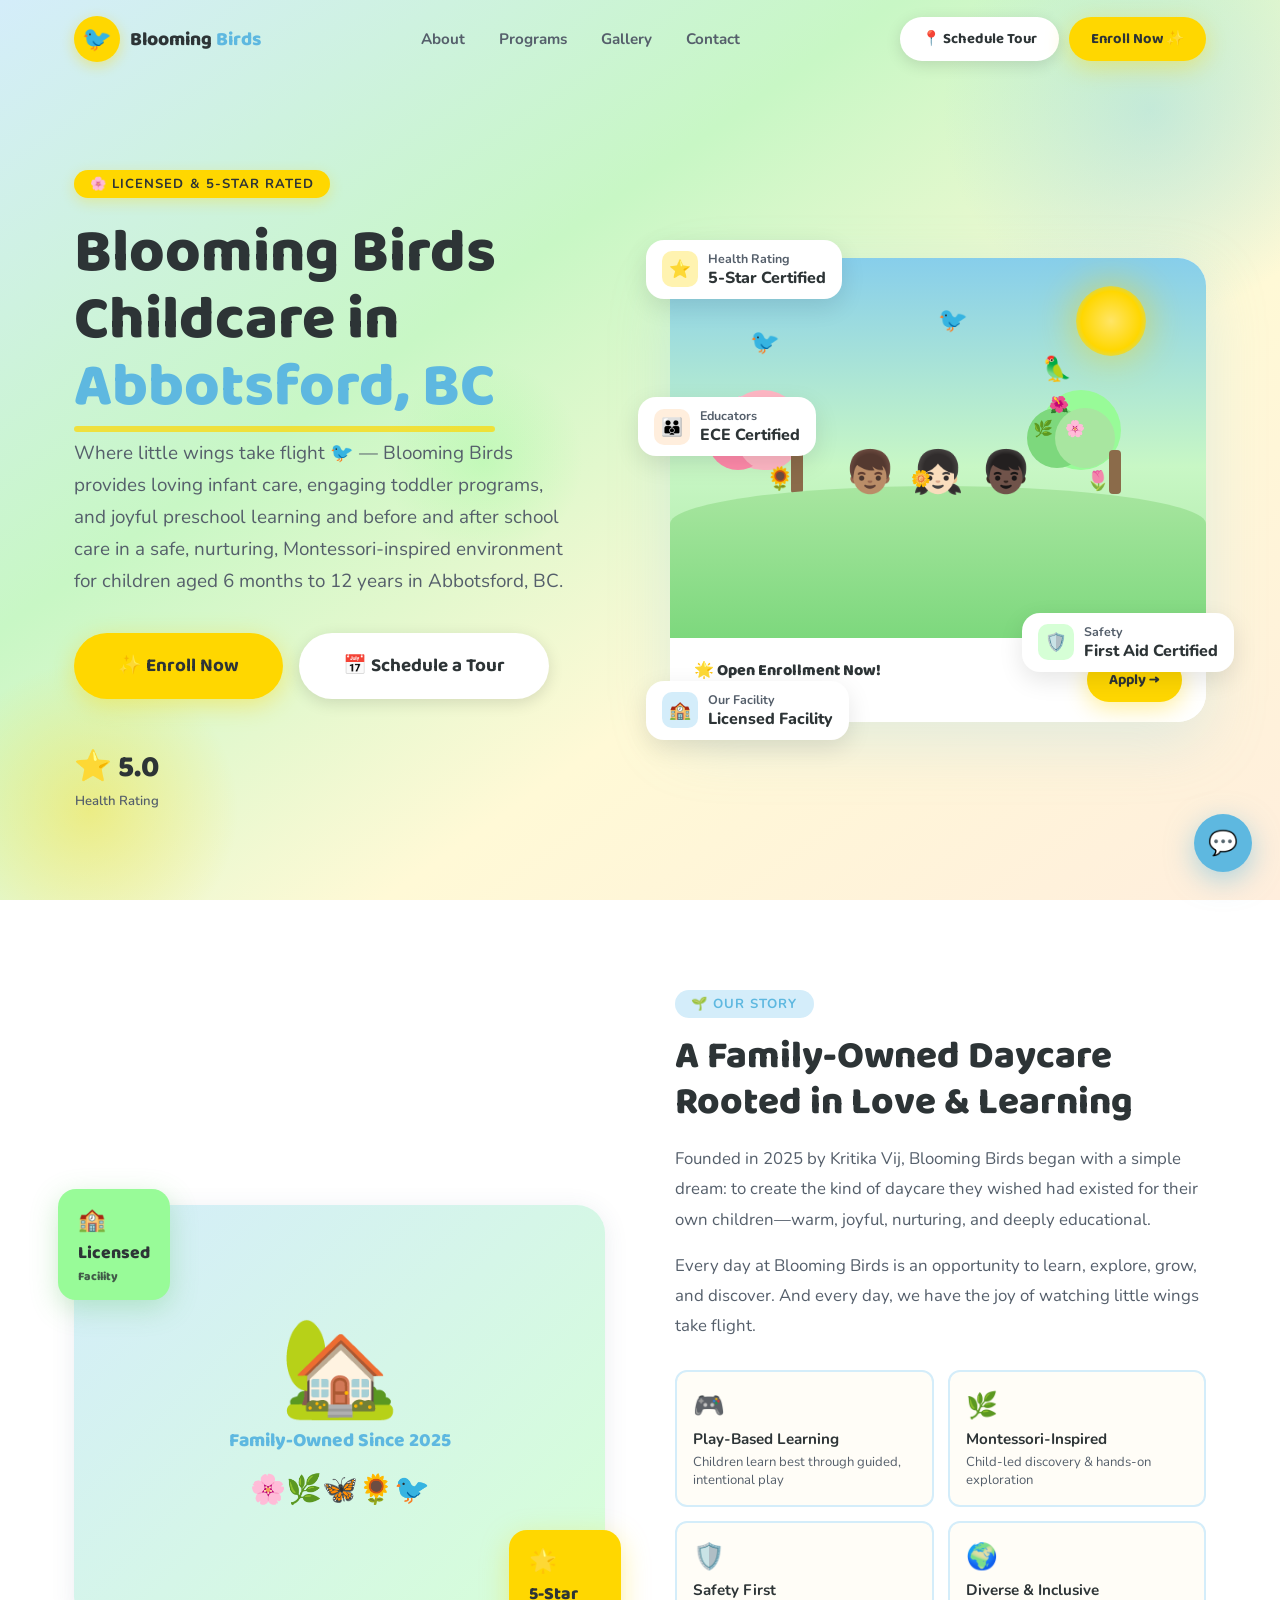
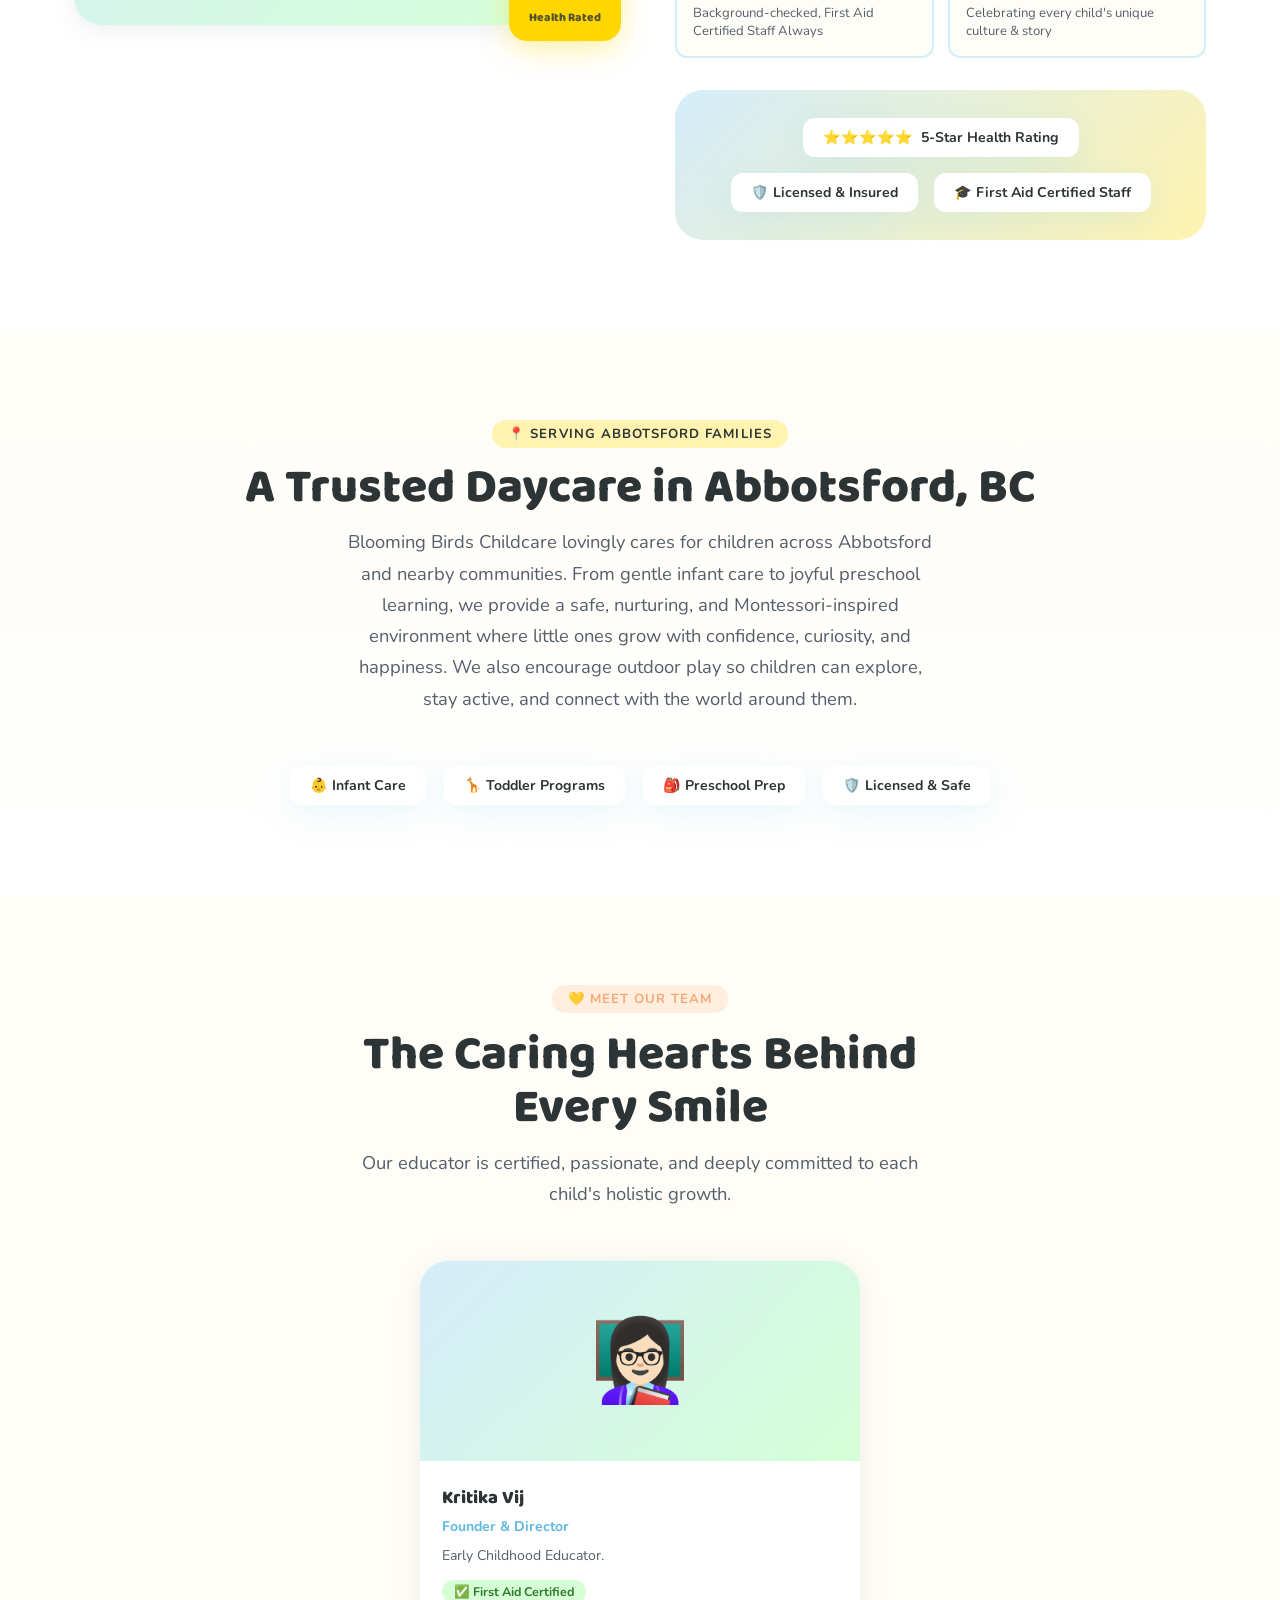
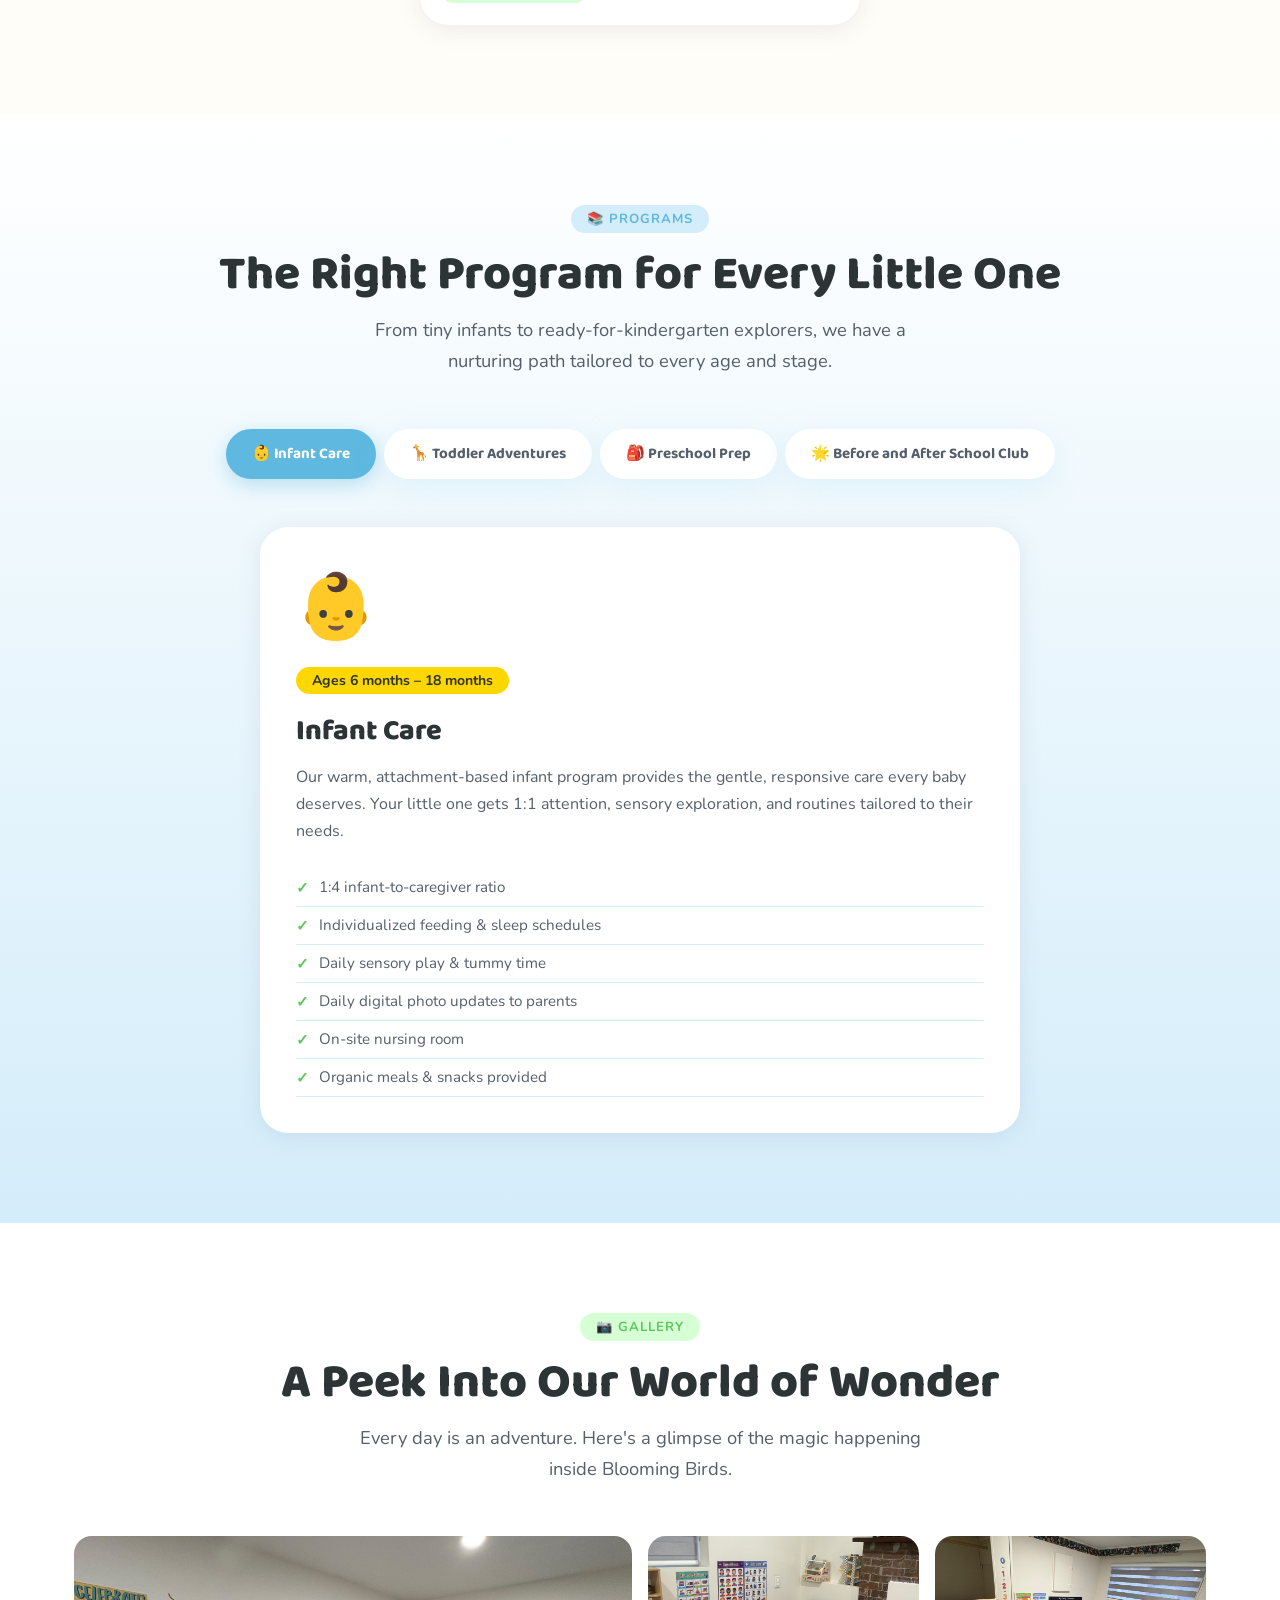
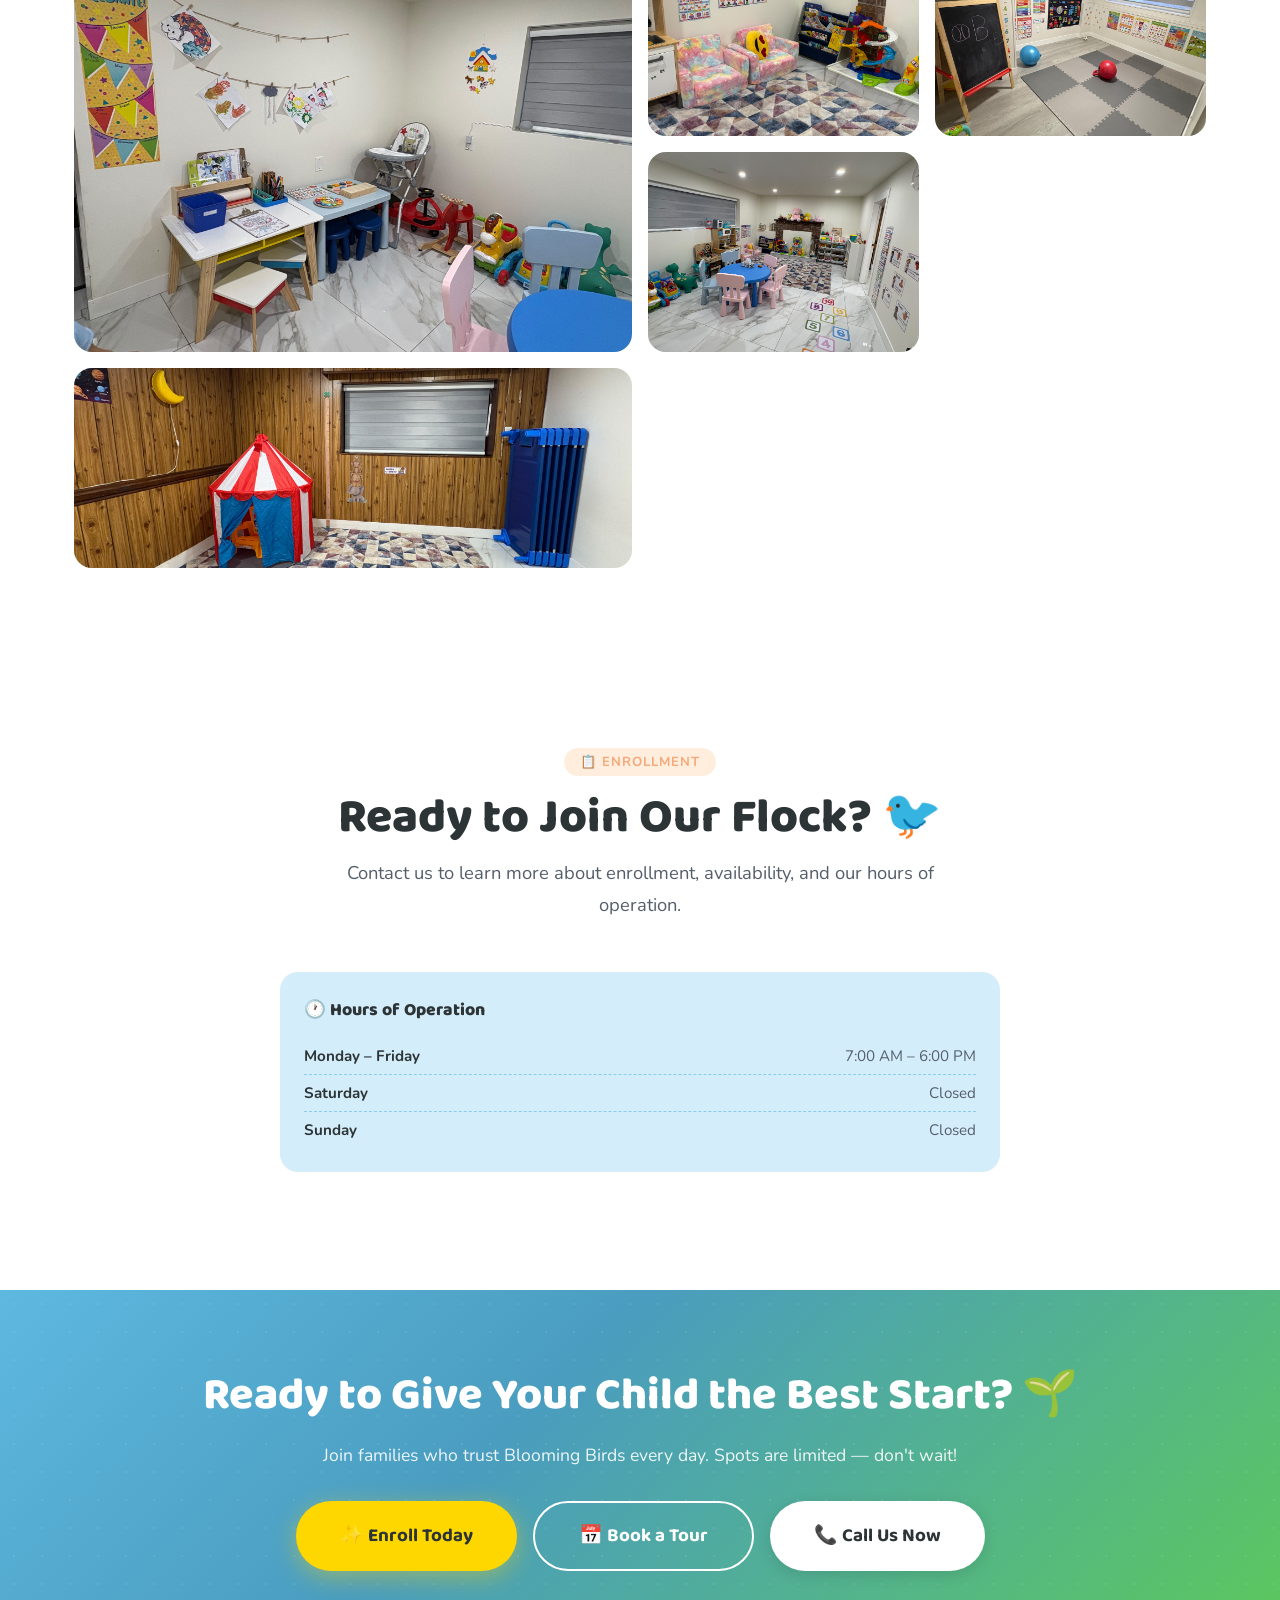
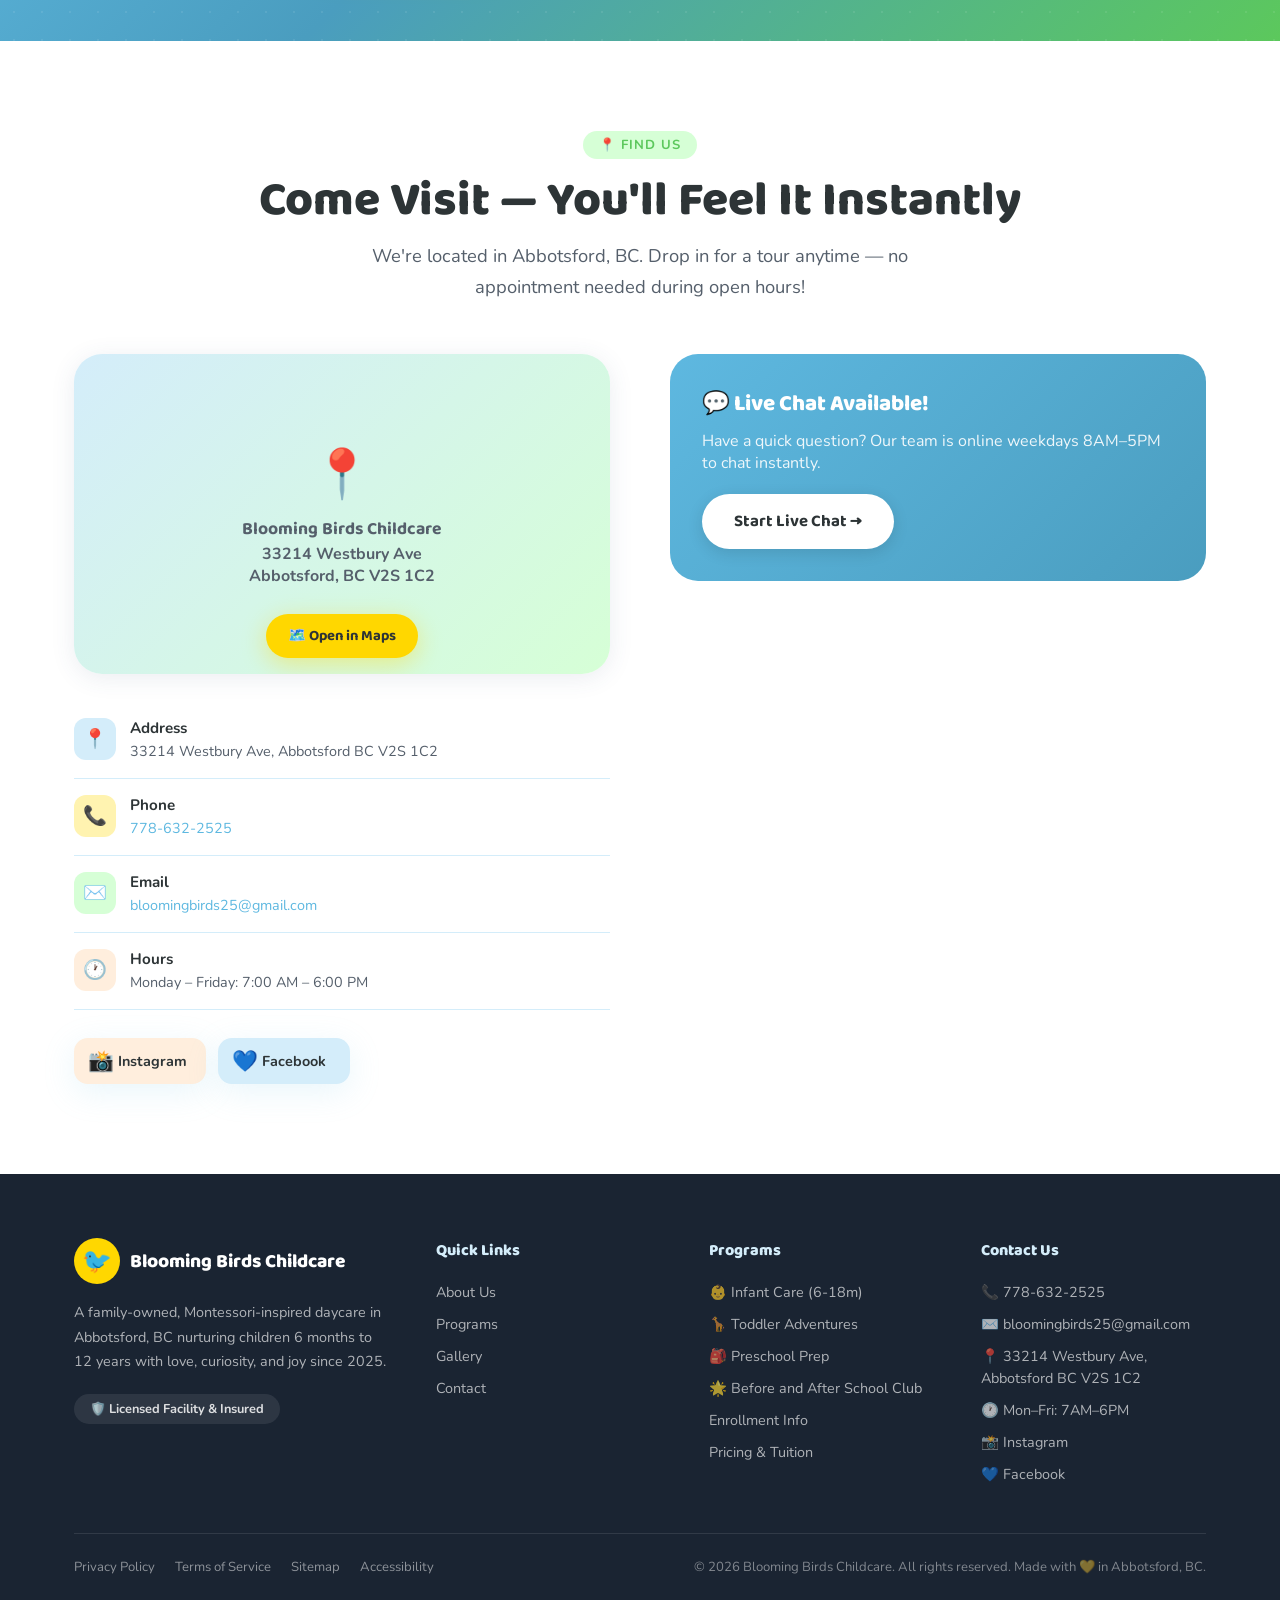
<file: index.html>
<!DOCTYPE html>
<html lang="en">

<head>
  <meta charset="UTF-8">
  <meta name="viewport" content="width=device-width, initial-scale=1.0">

  <!-- PRIMARY SEO -->
  <title>Blooming Birds Childcare | Best Daycare & Preschool in Abbotsford BC</title>

  <meta name="description"
    content="Blooming Birds Childcare in Abbotsford BC offers loving infant care, toddler programs, and preschool education in a safe, nurturing environment. Enroll today at one of the best daycares in Abbotsford.">

  <meta name="keywords"
    content="Daycare in Abbotsford, Preschool Abbotsford, Infant care Abbotsford BC, Childcare Abbotsford, Best daycare Abbotsford, Toddler daycare Abbotsford">

  <link rel="canonical" href="https://bloomingbirds.netlify.app/">

  <!-- OPEN GRAPH (Social + WhatsApp Preview) -->
  <meta property="og:title" content="Blooming Birds Childcare | Abbotsford BC">
  <meta property="og:description"
    content="Premium daycare, preschool, and before and after school care in Abbotsford BC for children aged 6 months to 12 years.">
  <meta property="og:type" content="website">
  <meta property="og:locale" content="en_CA">
  <meta property="og:url" content="https://bloomingbirds.netlify.app/">
  <meta property="og:image" content="https://bloomingbirds.netlify.app/og-image.jpg">

  <!-- PERFORMANCE BOOST -->
  <link rel="preconnect" href="https://fonts.googleapis.com">
  <link rel="preconnect" href="https://fonts.gstatic.com" crossorigin="anonymous">

  <!-- LOCAL BUSINESS SCHEMA (STRONG LOCAL SEO SIGNAL) -->
  <script type="application/ld+json">
  {
    "@context": "https://schema.org",
    "@type": "ChildCare",
    "name": "Blooming Birds Childcare",
    "url": "https://bloomingbirds.netlify.app",
    "description": "Blooming Birds Childcare in Abbotsford BC provides loving care, toddler programs, preschool education, and before and after school care in a safe, nurturing, Montessori-inspired environment for children aged 6 months to 12 years.",
    "areaServed": {
      "@type": "Place",
      "name": "Abbotsford, British Columbia, Canada"
    },
    "address": {
      "@type": "PostalAddress",
      "streetAddress": "33214 Westbury Ave",
      "addressLocality": "Abbotsford",
      "addressRegion": "BC",
      "postalCode": "V2S 1C2",
      "addressCountry": "CA"
    },
    "telephone": "+1-778-632-2525",
    "email": "bloomingbirds25@gmail.com",
    "sameAs": []
  }
  </script>

  <!-- FONTS + CSS -->
  <link
    href="https://fonts.googleapis.com/css2?family=Baloo+2:wght@400;500;600;700;800&family=Nunito:wght@300;400;600;700;800&display=swap"
    rel="stylesheet">
  <link rel="stylesheet" href="style.css">
</head>

<body>

  <!-- ===== NAV ===== -->
  <nav class="nav" id="mainNav">
    <div class="nav-inner">
      <a href="#" class="nav-logo">
        <div class="nav-logo-icon">🐦</div>
        <div class="nav-logo-text">Blooming <span>Birds</span></div>
      </a>
      <div class="nav-links">
        <a href="#about" class="nav-link">About</a>
        <a href="#programs" class="nav-link">Programs</a>
        <a href="#gallery" class="nav-link">Gallery</a>
        <a href="#contact" class="nav-link">Contact</a>
      </div>
      <div class="nav-cta">
        <a href="#contact" class="btn btn-secondary btn-sm">📍 Schedule Tour</a>
        <a href="#enrollment" class="btn btn-primary btn-sm">Enroll Now ✨</a>
      </div>
      <button type="button" class="hamburger" id="hamburger" aria-expanded="false" aria-controls="mobileMenu"
        aria-label="Open menu">
        <span></span><span></span><span></span>
      </button>
    </div>
  </nav>

  <!-- ===== MOBILE MENU ===== -->
  <div class="mobile-menu" id="mobileMenu">
    <button style="position:absolute;top:24px;right:24px;font-size:1.8rem;background:none;border:none;cursor:pointer;"
      onclick="closeMobileMenu()">✕</button>
    <a href="#about" class="nav-link" onclick="closeMobileMenu()">About</a>
    <a href="#programs" class="nav-link" onclick="closeMobileMenu()">Programs</a>
    <a href="#gallery" class="nav-link" onclick="closeMobileMenu()">Gallery</a>
    <a href="#contact" class="nav-link" onclick="closeMobileMenu()">Contact</a>
    <a href="#enrollment" class="btn btn-primary btn-lg" onclick="closeMobileMenu()">✨ Enroll Now</a>
    <a href="#contact" class="btn btn-secondary btn-lg" onclick="closeMobileMenu()">📍 Schedule a Tour</a>
  </div>

  <!-- ===== HERO ===== -->
  <section class="hero" id="home">
    <div class="hero-bg-circles">
      <div class="hero-circle hero-circle-1"></div>
      <div class="hero-circle hero-circle-2"></div>
      <div class="hero-circle hero-circle-3"></div>
    </div>
    <div class="hero-inner">
      <div class="hero-content">
        <div class="badge hero-badge">🌸 Licensed & 5-Star Rated</div>
        <!-- <h1 class="hero-title">Where Little <span class="highlight">Wings</span> Take Flight</h1> -->
        <h1 class="hero-title">Blooming Birds Childcare in <span class="highlight">Abbotsford, BC</span></h1>
        <p class="hero-tagline">
          Where little wings take flight 🐦 — Blooming Birds provides loving infant care, engaging toddler programs, and
          joyful preschool learning and before and after school care in a safe, nurturing, Montessori-inspired environment for
          children aged 6 months to 12 years in Abbotsford, BC.
        </p>
        <div class="hero-btns">
          <a href="#enrollment" class="btn btn-primary btn-lg">✨ Enroll Now</a>
          <a href="#contact" class="btn btn-secondary btn-lg">📅 Schedule a Tour</a>
        </div>
        <div class="hero-stats">
          <div class="hero-stat">
            <div class="hero-stat-num">⭐ 5.0</div>
            <div class="hero-stat-label">Health Rating</div>
          </div>
        </div>
      </div>
      <div class="hero-visual">
        <div class="hero-card-main">
          <div class="hero-scene">
            <!-- Sky & Sun -->
            <div class="scene-sun"></div>
            <!-- Flying Birds -->
            <div class="bird bird-1">🐦</div>
            <div class="bird bird-2">🦜</div>
            <div class="bird bird-3">🐦</div>
            <!-- Trees -->
            <div class="tree tree-1" style="bottom:38%;">
              <div style="position:relative;width:100px;">
                <div
                  style="width:80px;height:80px;background:#FFB7C5;border-radius:50%;position:absolute;top:-60px;left:10px;">
                </div>
                <div
                  style="width:60px;height:60px;background:#ff8aaa;border-radius:50%;position:absolute;top:-40px;left:-5px;">
                </div>
                <div
                  style="width:60px;height:60px;background:#FFB7C5;border-radius:50%;position:absolute;top:-40px;left:25px;">
                </div>
                <div style="font-size:1rem;position:absolute;top:-56px;left:18px;">🌸</div>
                <div style="font-size:1rem;position:absolute;top:-30px;left:4px;">🌸</div>
                <div style="font-size:1rem;position:absolute;top:-30px;left:34px;">🌸</div>
                <div class="tree-trunk"
                  style="margin:0 auto;width:12px;height:44px;background:#8B6B4A;border-radius:4px;position:relative;left:34px;top:0;">
                </div>
              </div>
            </div>
            <div class="tree tree-2" style="bottom:38%;right:14%;">
              <div style="position:relative;width:100px;">
                <div
                  style="width:80px;height:80px;background:#98FB98;border-radius:50%;position:absolute;top:-60px;left:10px;">
                </div>
                <div
                  style="width:60px;height:60px;background:#7dd87d;border-radius:50%;position:absolute;top:-42px;left:-4px;">
                </div>
                <div
                  style="width:60px;height:60px;background:#a8e6a0;border-radius:50%;position:absolute;top:-42px;left:24px;">
                </div>
                <div style="font-size:1rem;position:absolute;top:-56px;left:18px;">🌺</div>
                <div style="font-size:1rem;position:absolute;top:-32px;left:2px;">🌿</div>
                <div style="font-size:1rem;position:absolute;top:-32px;left:34px;">🌸</div>
                <div class="tree-trunk"
                  style="margin:0 auto;width:12px;height:44px;background:#8B6B4A;border-radius:4px;position:relative;left:34px;top:0;">
                </div>
              </div>
            </div>
            <!-- Ground -->
            <div class="scene-ground"></div>
            <!-- Kids Row -->
            <div class="kids-row" style="bottom:36%;left:50%;transform:translateX(-50%);">
              <div class="kid">
                <div style="font-size:2.6rem;">👦🏽</div>
              </div>
              <div class="kid">
                <div style="font-size:2.6rem;">👧🏻</div>
              </div>
              <div class="kid">
                <div style="font-size:2.6rem;">👦🏿</div>
              </div>
            </div>
            <!-- Flowers on ground -->
            <div class="flower" style="position:absolute;bottom:38%;left:18%;font-size:1.4rem;">🌻</div>
            <div class="flower" style="position:absolute;bottom:38%;right:18%;font-size:1.2rem;animation-delay:1s;">🌷
            </div>
            <div class="flower" style="position:absolute;bottom:39%;left:45%;font-size:1rem;animation-delay:2s;">🌼
            </div>
          </div>
          <div
            style="padding: 20px 24px; background: white; display: flex; justify-content: space-between; align-items: center;">
            <div>
              <div
                style="font-family: var(--font-display); font-weight: 800; font-size: 1rem; color: var(--text-dark);">🌟
                Open Enrollment Now!</div>
              <div style="font-size: 0.82rem; color: var(--text-mid);">Fall spots filling fast</div>
            </div>
            <a href="#enrollment" class="btn btn-primary btn-sm">Apply →</a>
          </div>
        </div>
        <!-- Floating Cards -->
        <div class="hero-float-card hero-float-card-1">
          <div class="float-icon" style="background:var(--yellow-light);">⭐</div>
          <div>
            <div style="font-size:0.78rem;color:var(--text-mid);">Health Rating</div>
            <div style="font-size:1rem;font-weight:800;">5-Star Certified</div>
          </div>
        </div>
        <div class="hero-float-card hero-float-card-2">
          <div class="float-icon" style="background:var(--mint-light);">🛡️</div>
          <div>
            <div style="font-size:0.78rem;color:var(--text-mid);">Safety</div>
            <div style="font-size:1rem;font-weight:800;">First Aid Certified</div>
          </div>
        </div>
        <div class="hero-float-card hero-float-card-3">
          <div class="float-icon" style="background:var(--peach-light);">👪</div>
          <div>
            <div style="font-size:0.78rem;color:var(--text-mid);">Educators</div>
            <div style="font-size:1rem;font-weight:800;">ECE Certified</div>
          </div>
        </div>
        <div class="hero-float-card hero-float-card-4">
          <div class="float-icon" style="background:var(--sky-light);">🏫</div>
          <div>
            <div style="font-size:0.78rem;color:var(--text-mid);">Our Facility</div>
            <div style="font-size:1rem;font-weight:800;">Licensed Facility</div>
          </div>
        </div>
      </div>
    </div>
  </section>

  <!-- ===== ABOUT ===== -->
  <section class="section about" id="about">
    <div class="container">
      <div class="about-grid">
        <div class="about-visual reveal">
          <div class="about-img-main">
            <div class="about-img-main-inner">
              <div style="font-size:6rem;line-height:1;">🏡</div>
              <div
                style="font-family:var(--font-display);font-weight:800;font-size:1.2rem;color:var(--sky-dark);margin-top:8px;">
                Family-Owned Since 2025</div>
              <div style="display:flex;gap:8px;margin-top:14px;font-size:1.8rem;">🌸🌿🦋🌻🐦</div>
            </div>
          </div>
          <div class="about-float-badge about-float-badge-1">
            <div style="font-size:1.4rem;">🌟</div>
            <div>
              <div style="font-size:1.1rem;font-weight:800;">5-Star</div>
              <div style="font-size:0.75rem;opacity:0.8;">Health Rated</div>
            </div>
          </div>
          <div class="about-float-badge about-float-badge-2">
            <div style="font-size:1.4rem;">🏫</div>
            <div>
              <div style="font-size:1.1rem;font-weight:800;">Licensed</div>
              <div style="font-size:0.75rem;opacity:0.8;">Facility</div>
            </div>
          </div>
        </div>
        <div class="about-content reveal reveal-delay-1">
          <div class="badge about-label">🌱 Our Story</div>
          <h2 class="about-title">A Family-Owned Daycare Rooted in Love & Learning</h2>
           <p class="about-text">Founded in 2025 by Kritika Vij, Blooming Birds began with a simple dream: to
            create the kind of daycare they wished had existed for their own children—warm, joyful, nurturing, and deeply
            educational.</p>
          <p class="about-text">Every day at Blooming Birds is an opportunity to learn, explore, grow, and discover. And
            every day, we have the joy of watching little wings take flight.</p>
          <div class="about-values">
            <div class="about-value">
              <div class="about-value-icon">🎮</div>
              <div class="about-value-title">Play-Based Learning</div>
              <div class="about-value-desc">Children learn best through guided, intentional play</div>
            </div>
            <div class="about-value">
              <div class="about-value-icon">🌿</div>
              <div class="about-value-title">Montessori-Inspired</div>
              <div class="about-value-desc">Child-led discovery & hands-on exploration</div>
            </div>
            <div class="about-value">
              <div class="about-value-icon">🛡️</div>
              <div class="about-value-title">Safety First</div>
              <div class="about-value-desc">Background-checked, First Aid Certified Staff Always</div>
            </div>
            <div class="about-value">
              <div class="about-value-icon">🌍</div>
              <div class="about-value-title">Diverse & Inclusive</div>
              <div class="about-value-desc">Celebrating every child's unique culture & story</div>
            </div>
          </div>
          <div class="accreditations">
            <div class="accred-badge"><span class="accred-star">⭐⭐⭐⭐⭐</span> 5-Star Health Rating</div>
            <div class="accred-badge">🛡️ Licensed & Insured</div>
            <div class="accred-badge">🎓 First Aid Certified Staff</div>
          </div>
        </div>
      </div>
    </div>
  </section>

  <!-- ===== LOCAL SEO BOOST ===== -->
  <section class="section" style="background:linear-gradient(180deg,#fffdf7, #ffffff);">
    <div class="container" style="text-align:center;max-width:900px;">

      <div class="badge" style="margin:0 auto 14px;background:var(--yellow-light);color:var(--text-dark);">
        📍 Serving Abbotsford Families
      </div>

      <h2 class="section-title">
        A Trusted Daycare in <span class="highlight">Abbotsford, BC</span>
      </h2>

      <p class="section-sub" style="margin-top:10px;">
        Blooming Birds Childcare lovingly cares for children across Abbotsford and nearby communities.
         From gentle infant care to joyful preschool learning, we provide a safe, nurturing, and Montessori-inspired
         environment where little ones grow with confidence, curiosity, and happiness. We also encourage outdoor play
         so children can explore, stay active, and connect with the world around them.
      </p>

      <div style="display:flex;justify-content:center;gap:18px;margin-top:28px;flex-wrap:wrap;">
        <div class="accred-badge">👶 Infant Care</div>
        <div class="accred-badge">🦒 Toddler Programs</div>
        <div class="accred-badge">🎒 Preschool Prep</div>
        <div class="accred-badge">🛡️ Licensed & Safe</div>
      </div>

    </div>
  </section>

  <!-- ===== TEAM ===== -->
  <section class="section team">
    <div class="container">
      <div class="badge"
        style="background:var(--peach-light);color:var(--peach-dark);display:block;text-align:center;width:fit-content;margin:0 auto 16px;">
        💛 Meet Our Team</div>
      <h2 class="section-title">The Caring Hearts Behind <br>Every Smile</h2>
      <p class="section-sub">Our educator is certified, passionate, and deeply committed to each child's holistic
        growth.</p>
      <div class="team-grid">
        <div class="team-card reveal">
          <div class="team-card-img" style="background:linear-gradient(135deg,var(--sky-light),var(--mint-light));">
            <div style="font-size:5rem;">👩🏻‍🏫</div>
          </div>
          <div class="team-card-body">
            <div class="team-name">Kritika Vij</div>
            <div class="team-role">Founder & Director</div>
            <p style="font-size:0.88rem;color:var(--text-mid);margin-bottom:12px;">Early Childhood Educator.</p>
            <span class="team-cert">✅ First Aid Certified</span>
          </div>
        </div>
      </div>
    </div>
  </section>

  <!-- ===== PROGRAMS ===== -->
  <section class="section programs" id="programs">
    <div class="container">
      <div class="badge"
        style="background:var(--sky-light);color:var(--sky-dark);display:block;text-align:center;width:fit-content;margin:0 auto 16px;">
        📚 Programs</div>
      <h2 class="section-title">The Right Program for Every Little One</h2>
      <p class="section-sub">From tiny infants to ready-for-kindergarten explorers, we have a nurturing path tailored to
        every age and stage.</p>
      <div class="programs-tabs">
        <button class="prog-tab active" onclick="showProgram('infant', this)">👶 Infant Care</button>
        <button class="prog-tab" onclick="showProgram('toddler', this)">🦒 Toddler Adventures</button>
        <button class="prog-tab" onclick="showProgram('preschool', this)">🎒 Preschool Prep</button>
        <button class="prog-tab" onclick="showProgram('afterschool', this)">🌟 Before and After School Club</button>
      </div>

      <!-- Infant Panel -->
      <div class="prog-panel active" id="prog-infant">
        <div class="prog-inner">
          <div class="prog-visual">
            <div class="prog-emoji">👶</div>
            <div class="prog-age">Ages 6 months – 18 months</div>
            <h3 class="prog-name">Infant Care</h3>
            <p class="prog-desc">Our warm, attachment-based infant program provides the gentle, responsive care every
              baby deserves. Your little one gets 1:1 attention, sensory exploration, and routines tailored to their
              needs.</p>
            <ul class="prog-features">
              <li>1:4 infant-to-caregiver ratio</li>
              <li>Individualized feeding & sleep schedules</li>
              <li>Daily sensory play & tummy time</li>
              <li>Daily digital photo updates to parents</li>
              <li>On-site nursing room</li>
              <li>Organic meals & snacks provided</li>
            </ul>
          </div>
        </div>
      </div>

      <!-- Toddler Panel -->
      <div class="prog-panel" id="prog-toddler">
        <div class="prog-inner">
          <div class="prog-visual">
            <div class="prog-emoji">🦒</div>
            <div class="prog-age">Ages 18 months – 3 years</div>
            <h3 class="prog-name">Toddler Adventures</h3>
            <p class="prog-desc">Toddlers are natural explorers! Our program channels their boundless energy into
              purposeful play, language development, and early social skills through art, music, and outdoor discovery.
            </p>
            <ul class="prog-features">
              <li>1:6 toddler-to-caregiver ratio</li>
              <li>Language-rich environment & circle time</li>
              <li>Sensory bins, water & sand play</li>
              <li>Outdoor play twice daily</li>
              <li>STEM toys & building blocks</li>
              <li>Potty training support</li>
            </ul>
          </div>
        </div>
      </div>

      <!-- Preschool Panel -->
      <div class="prog-panel" id="prog-preschool">
        <div class="prog-inner">
          <div class="prog-visual">
            <div class="prog-emoji">🎒</div>
            <div class="prog-age">Ages 3 – 5 years</div>
            <h3 class="prog-name">Preschool Prep</h3>
            <p class="prog-desc">A structured yet joyful pre-K curriculum preparing children for kindergarten — covering
              early literacy, numeracy, science, social-emotional skills, and creative expression.</p>
            <ul class="prog-features">
              <li>1:8 ratio with lead & assistant teacher</li>
              <li>Emergent literacy & pre-math skills</li>
              <li>Garden science & nature journals</li>
              <li>Kindergarten readiness assessments</li>
              <li>Social-emotional learning curriculum</li>
            </ul>
          </div>
        </div>
      </div>

      <!-- Before and After School Panel -->
      <div class="prog-panel" id="prog-afterschool">
        <div class="prog-inner">
          <div class="prog-visual">
            <div class="prog-emoji">🌟</div>
            <div class="prog-age">Ages 5 – 12 years</div>
            <h3 class="prog-name">Before and After School Club</h3>
            <p class="prog-desc">A homework-friendly, fun-filled morning and afternoon program for school-age kids with enrichment
              activities, supervised homework time, and free play in a safe environment.</p>
            <ul class="prog-features">
              <li>Supervised homework & reading time</li>
              <li>Outdoor sports & games</li>
              <li>Flexible drop-in days available</li>
            </ul>
          </div>
        </div>
      </div>
    </div>
  </section>

  <!-- ===== GALLERY ===== -->
  <section class="section gallery" id="gallery">
    <div class="container">
      <div class="badge"
        style="background:var(--mint-light);color:var(--mint-dark);display:block;text-align:center;width:fit-content;margin:0 auto 16px;">
        📷 Gallery</div>
      <h2 class="section-title">A Peek Into Our World of Wonder</h2>
      <p class="section-sub">Every day is an adventure. Here's a glimpse of the magic happening inside Blooming Birds.
      </p>
      <div class="gallery-grid">
        <button type="button" class="gallery-item" data-gallery-index="0" aria-label="Open Finger Painting Masterpieces photo">
          <div class="gallery-img">
            <div class="gallery-placeholder" aria-hidden="true">🎨</div>
            <img src="assets/gallery/art.jpeg" alt="Children's art displayed in a creative activity room" loading="eager">
          </div>
          <div class="gallery-overlay">
            <div class="gallery-caption">🎨 Finger Painting Masterpieces</div>
          </div>
        </button>
        <button type="button" class="gallery-item" data-gallery-index="1" aria-label="Open Storytime Under the Willow photo">
          <div class="gallery-img">
            <div class="gallery-placeholder" aria-hidden="true">📚</div>
            <img src="assets/gallery/reading_corner.jpeg" alt="Cozy reading corner with children's books and seating" loading="lazy">
          </div>
          <div class="gallery-overlay">
            <div class="gallery-caption">📚 Storytime Under the Willow</div>
          </div>
        </button>
        <button type="button" class="gallery-item" data-gallery-index="2" aria-label="Open Music and Movement photo">
          <div class="gallery-img">
            <div class="gallery-placeholder" aria-hidden="true">🎵</div>
            <img src="assets/gallery/music_movement.jpeg" alt="Indoor movement room with exercise equipment and learning materials" loading="lazy">
          </div>
          <div class="gallery-overlay">
            <div class="gallery-caption">🎵 Music &amp; Movement</div>
          </div>
        </button>
        <button type="button" class="gallery-item" data-gallery-index="3" aria-label="Open Building and Engineering photo">
          <div class="gallery-img">
            <div class="gallery-placeholder" aria-hidden="true">🧱</div>
            <img src="assets/gallery/building.jpeg" alt="Children's playroom with construction and imaginative play materials" loading="lazy">
          </div>
          <div class="gallery-overlay">
            <div class="gallery-caption">🧱 Building &amp; Engineering</div>
          </div>
        </button>
        <button type="button" class="gallery-item" data-gallery-index="4" aria-label="Open Cozy Nap Nooks photo">
          <div class="gallery-img">
            <div class="gallery-placeholder" aria-hidden="true">😴</div>
            <img src="assets/gallery/sleeping.jpeg" alt="Quiet rest and movement room with a play tent and soft floor mats" loading="lazy">
          </div>
          <div class="gallery-overlay">
            <div class="gallery-caption">😴 Cozy Nap Nooks</div>
          </div>
        </button>
      </div>
    </div>
  </section>

  <!-- ===== ENROLLMENT ===== -->
  <section class="section enrollment" id="enrollment">
    <div class="container">
      <div class="badge"
        style="background:var(--peach-light);color:var(--peach-dark);display:block;text-align:center;width:fit-content;margin:0 auto 16px;">
        📋 Enrollment</div>
      <h2 class="section-title">Ready to Join Our Flock? 🐦</h2>
      <p class="section-sub">Contact us to learn more about enrollment, availability, and our hours of operation.</p>
      <div class="enroll-grid">
        <div class="enroll-info">
          <div class="enroll-hours">
            <h4>🕐 Hours of Operation</h4>
            <div class="hours-row"><span class="hours-label">Monday – Friday</span><span class="hours-val">7:00 AM –
                6:00 PM</span></div>
            <div class="hours-row"><span class="hours-label">Saturday</span><span class="hours-val">Closed</span></div>
            <div class="hours-row"><span class="hours-label">Sunday</span><span class="hours-val">Closed</span></div>
          </div>
        </div>
      </div>
    </div>
  </section>

  <!-- ===== CTA STRIP ===== -->
  <section class="cta-strip">
    <div class="cta-strip-bg"></div>
    <div class="container">
      <h2>Ready to Give Your Child the Best Start? 🌱</h2>
      <p>Join families who trust Blooming Birds every day. Spots are limited — don't wait!</p>
      <div class="cta-strip-btns">
        <a href="#enrollment" class="btn btn-primary btn-lg">✨ Enroll Today</a>
        <a href="#contact" class="btn btn-outline btn-lg">📅 Book a Tour</a>
        <a href="tel:+17786322525" class="btn btn-secondary btn-lg">📞 Call Us Now</a>
      </div>
    </div>
  </section>

  <!-- ===== CONTACT ===== -->
  <section class="section contact" id="contact">
    <div class="container">
      <div class="badge"
        style="background:var(--mint-light);color:var(--mint-dark);display:block;text-align:center;width:fit-content;margin:0 auto 16px;">
        📍 Find Us</div>
      <h2 class="section-title">Come Visit — You'll Feel It Instantly</h2>
      <p class="section-sub">We're located in Abbotsford, BC. Drop in for a tour anytime — no appointment
        needed during open hours!</p>
      <div class="contact-grid">
        <div>
          <div class="contact-map">
            <div class="contact-map-inner">
              <div class="contact-map-pin">📍</div>
              <div class="contact-map-text">
                <strong style="font-family:var(--font-display);font-size:1.1rem;">Blooming Birds Childcare</strong><br>
                <span>33214 Westbury Ave</span><br>
                <span>Abbotsford, BC V2S 1C2</span>
              </div>
            </div>
            <div style="position:absolute;bottom:16px;left:50%;transform:translateX(-50%);">
              <a href="https://maps.app.goo.gl/VLS8zZe4t4fFUK3L6" target="_blank" rel="noopener noreferrer"
                class="btn btn-sm btn-primary">🗺️ Open in Maps</a>
            </div>
          </div>
          <div class="contact-info-item">
            <div class="contact-icon" style="background:var(--sky-light);">📍</div>
            <div class="contact-info-text">
              <strong>Address</strong>
              <span>33214 Westbury Ave, Abbotsford BC V2S 1C2</span>
            </div>
          </div>
          <div class="contact-info-item">
            <div class="contact-icon" style="background:var(--yellow-light);">📞</div>
            <div class="contact-info-text">
              <strong>Phone</strong>
              <span><a href="tel:+17786322525" style="color:var(--sky-dark);">778-632-2525</a></span>
            </div>
          </div>
          <div class="contact-info-item">
            <div class="contact-icon" style="background:var(--mint-light);">✉️</div>
            <div class="contact-info-text">
              <strong>Email</strong>
              <span><a href="mailto:bloomingbirds25@gmail.com"
                  style="color:var(--sky-dark);">bloomingbirds25@gmail.com</a></span>
            </div>
          </div>
          <div class="contact-info-item">
            <div class="contact-icon" style="background:var(--peach-light);">🕐</div>
            <div class="contact-info-text">
              <strong>Hours</strong>
              <span>Monday – Friday: 7:00 AM – 6:00 PM</span>
            </div>
          </div>
          <div class="social-links">
            <a href="https://instagram.com/bloomingbirds_" target="_blank" rel="noopener noreferrer" class="social-btn" style="background:var(--peach-light);" aria-label="Instagram"><span class="social-icon" aria-hidden="true">📸</span><span>Instagram</span></a>
            <a href="https://facebook.com/share/1ChUZWv19r" target="_blank" rel="noopener noreferrer" class="social-btn" style="background:var(--sky-light);" aria-label="Facebook"><span class="social-icon" aria-hidden="true">💙</span><span>Facebook</span></a>
          </div>
        </div>
        <div class="contact-chat-side">
          <div class="quick-contact">
            <h3>💬 Live Chat Available!</h3>
            <p>Have a quick question? Our team is online weekdays 8AM–5PM to chat instantly.</p>
            <button class="btn btn-secondary" onclick="toggleChat()">Start Live Chat →</button>
          </div>
        </div>
      </div>
    </div>
  </section>

  <!-- ===== FOOTER ===== -->
  <footer class="footer">
    <div class="container">
      <div class="footer-grid">
        <div class="footer-brand">
          <div class="footer-logo">
            <div class="footer-logo-icon">🐦</div>
            <div class="footer-logo-text">Blooming Birds Childcare</div>
          </div>
          <p class="footer-desc">A family-owned, Montessori-inspired daycare in Abbotsford, BC nurturing children 6
            months to 12 years with love, curiosity, and joy since 2025.</p>
          <div class="footer-badge">🛡️ Licensed Facility & Insured</div>
        </div>
        <div class="footer-col">
          <h4>Quick Links</h4>
          <ul class="footer-links">
            <li><a href="#about">About Us</a></li>
            <li><a href="#programs">Programs</a></li>
            <li><a href="#gallery">Gallery</a></li>
            <li><a href="#contact">Contact</a></li>
          </ul>
        </div>
        <div class="footer-col">
          <h4>Programs</h4>
          <ul class="footer-links">
            <li><a href="#programs">👶 Infant Care (6-18m)</a></li>
            <li><a href="#programs">🦒 Toddler Adventures</a></li>
            <li><a href="#programs">🎒 Preschool Prep</a></li>
            <li><a href="#programs">🌟 Before and After School Club</a></li>
            <li><a href="#enrollment">Enrollment Info</a></li>
            <li><a href="#enrollment">Pricing & Tuition</a></li>
          </ul>
        </div>
        <div class="footer-col">
          <h4>Contact Us</h4>
          <ul class="footer-links">
            <li><a href="tel:+17786322525">📞 778-632-2525</a></li>
            <li><a href="mailto:bloomingbirds25@gmail.com">✉️ bloomingbirds25@gmail.com</a></li>
            <li><a href="#">📍 33214 Westbury Ave, Abbotsford BC V2S 1C2</a></li>
            <li><a href="#">🕐 Mon–Fri: 7AM–6PM</a></li>
            <li><a href="https://instagram.com/bloomingbirds_" target="_blank" rel="noopener noreferrer">📸 Instagram</a></li>
            <li><a href="https://facebook.com/share/1ChUZWv19r" target="_blank" rel="noopener noreferrer">💙 Facebook</a></li>
          </ul>
        </div>
      </div>
      <div class="footer-bottom">
        <div class="footer-legal">
          <a href="#">Privacy Policy</a>
          <a href="#">Terms of Service</a>
          <a href="#">Sitemap</a>
          <a href="#">Accessibility</a>
        </div>
        <div class="footer-copy"><span id="footerYear"></span> Blooming Birds Childcare. All rights reserved. Made with 💛
          in Abbotsford, BC.
        </div>
      </div>
    </div>
  </footer>

  <!-- ===== LIVE CHAT ===== -->
  <div class="live-chat">
    <div class="chat-bubble" id="chatBubble">
      <strong>💬 Blooming Birds Team</strong>
      <p>Hi there! 👋 Have questions about enrollment? We're here to help!</p>
      <a href="mailto:bloomingbirds25@gmail.com" class="btn btn-primary btn-sm"
        style="width:100%;justify-content:center;">Email Us Now</a>
    </div>
    <button class="chat-btn" onclick="toggleChat()" id="chatBtn" aria-label="Open chat">💬</button>
  </div>

  <!-- ===== SCROLL BIRD ===== -->
  <div class="scroll-bird" id="scrollBird">🐦</div>

  <script src="script.js" defer></script>


</body>

</html>
</file>
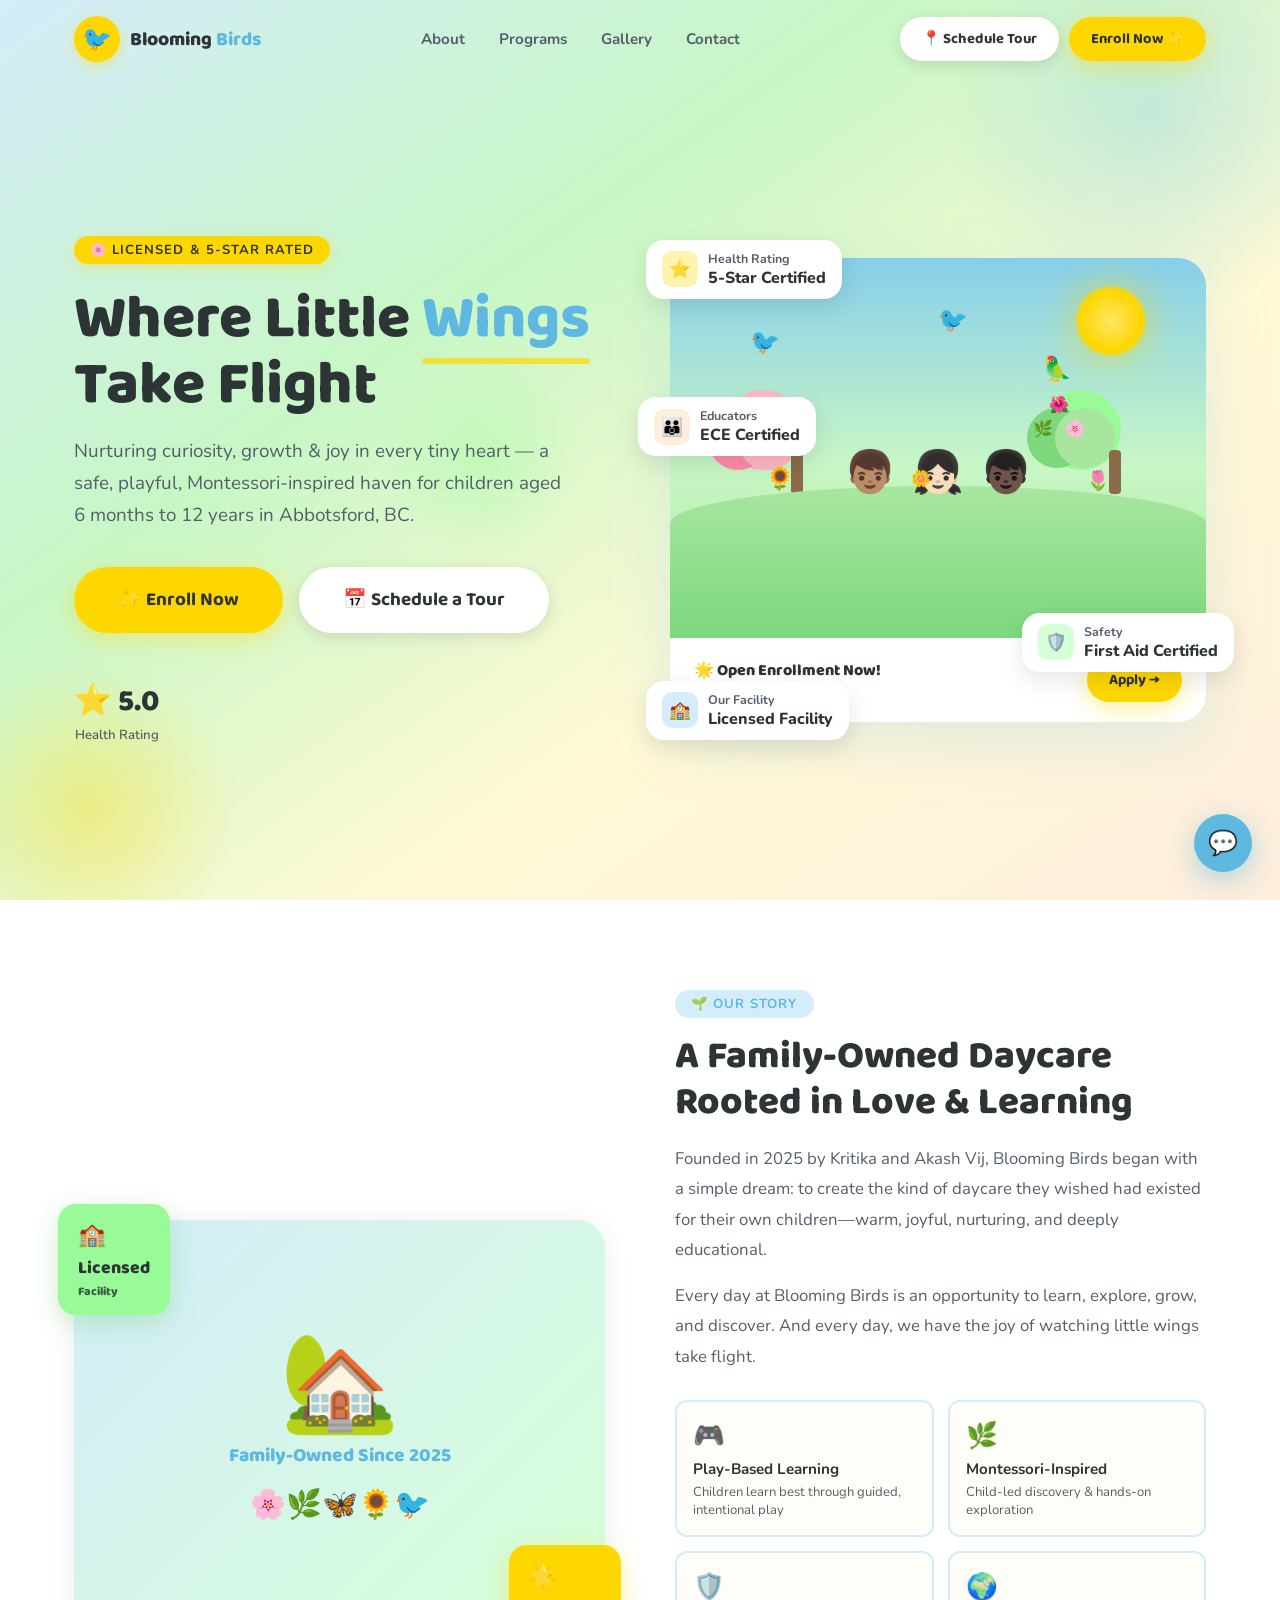
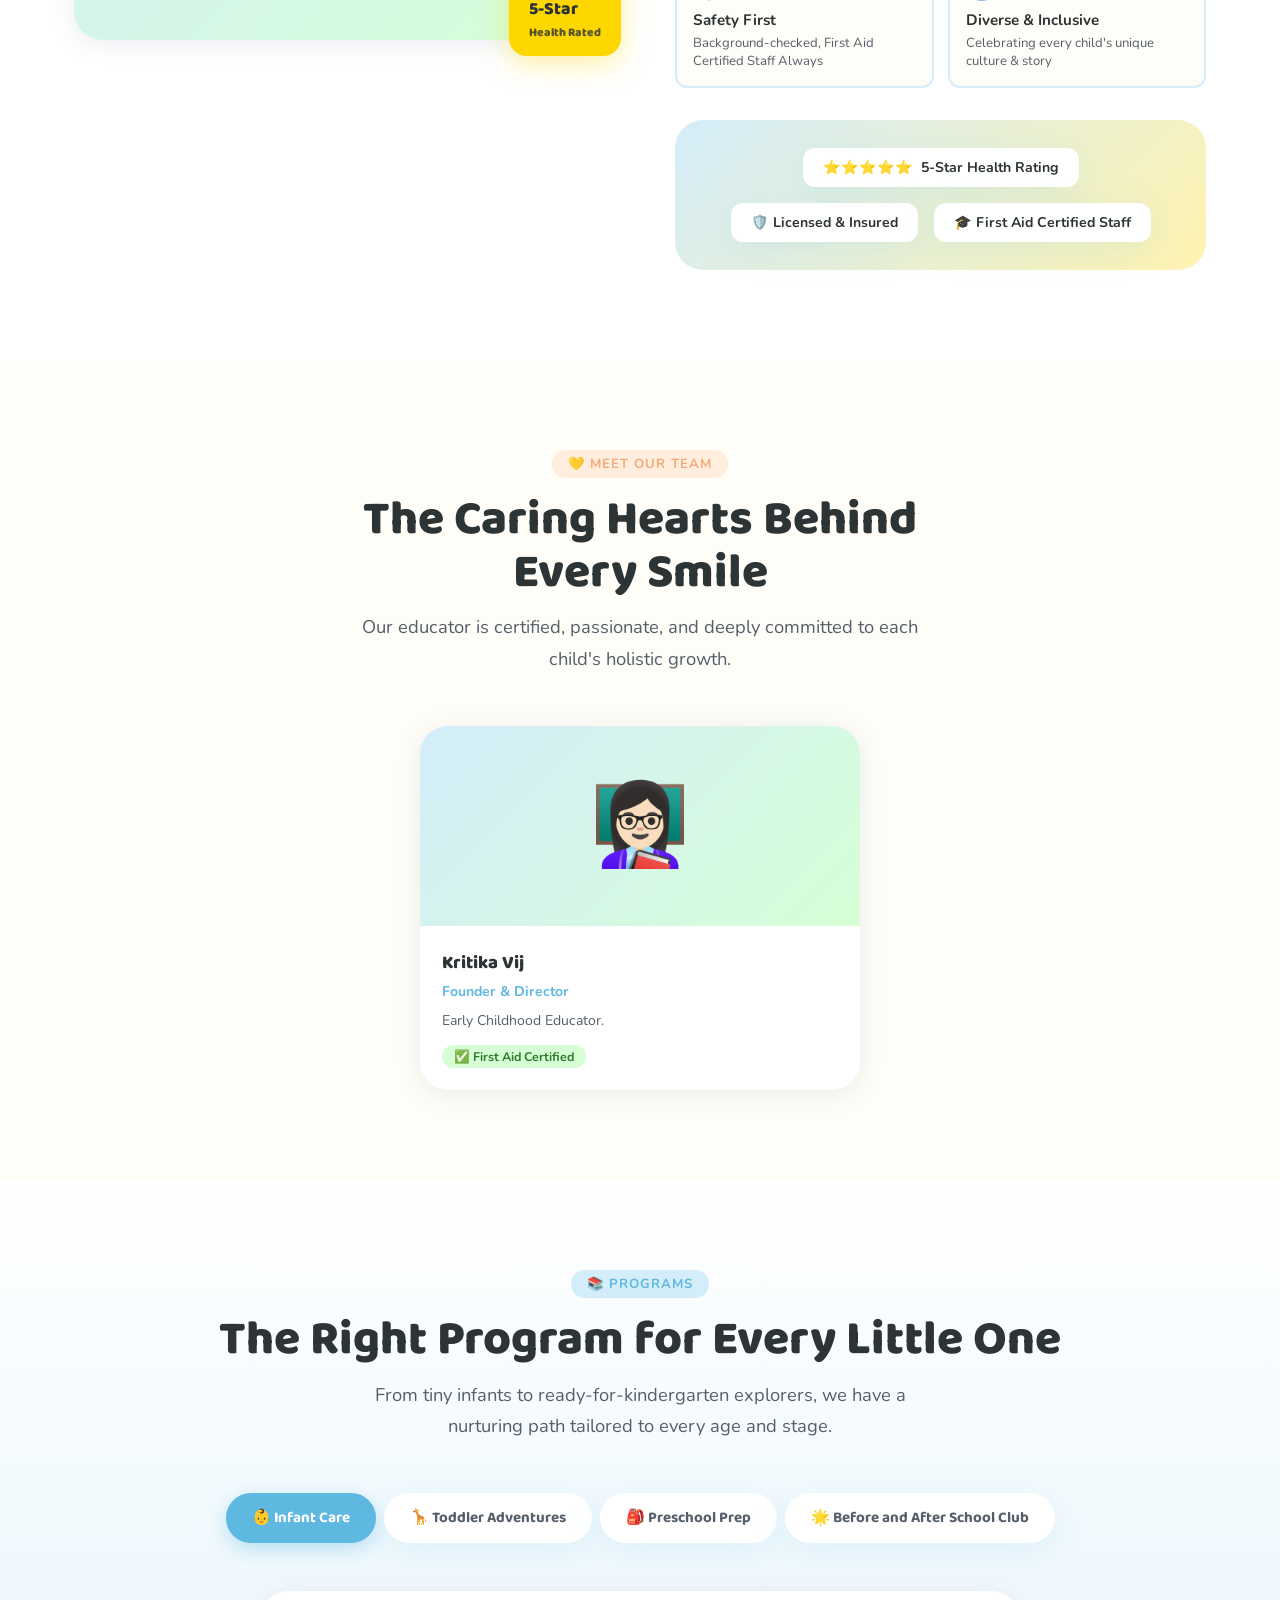
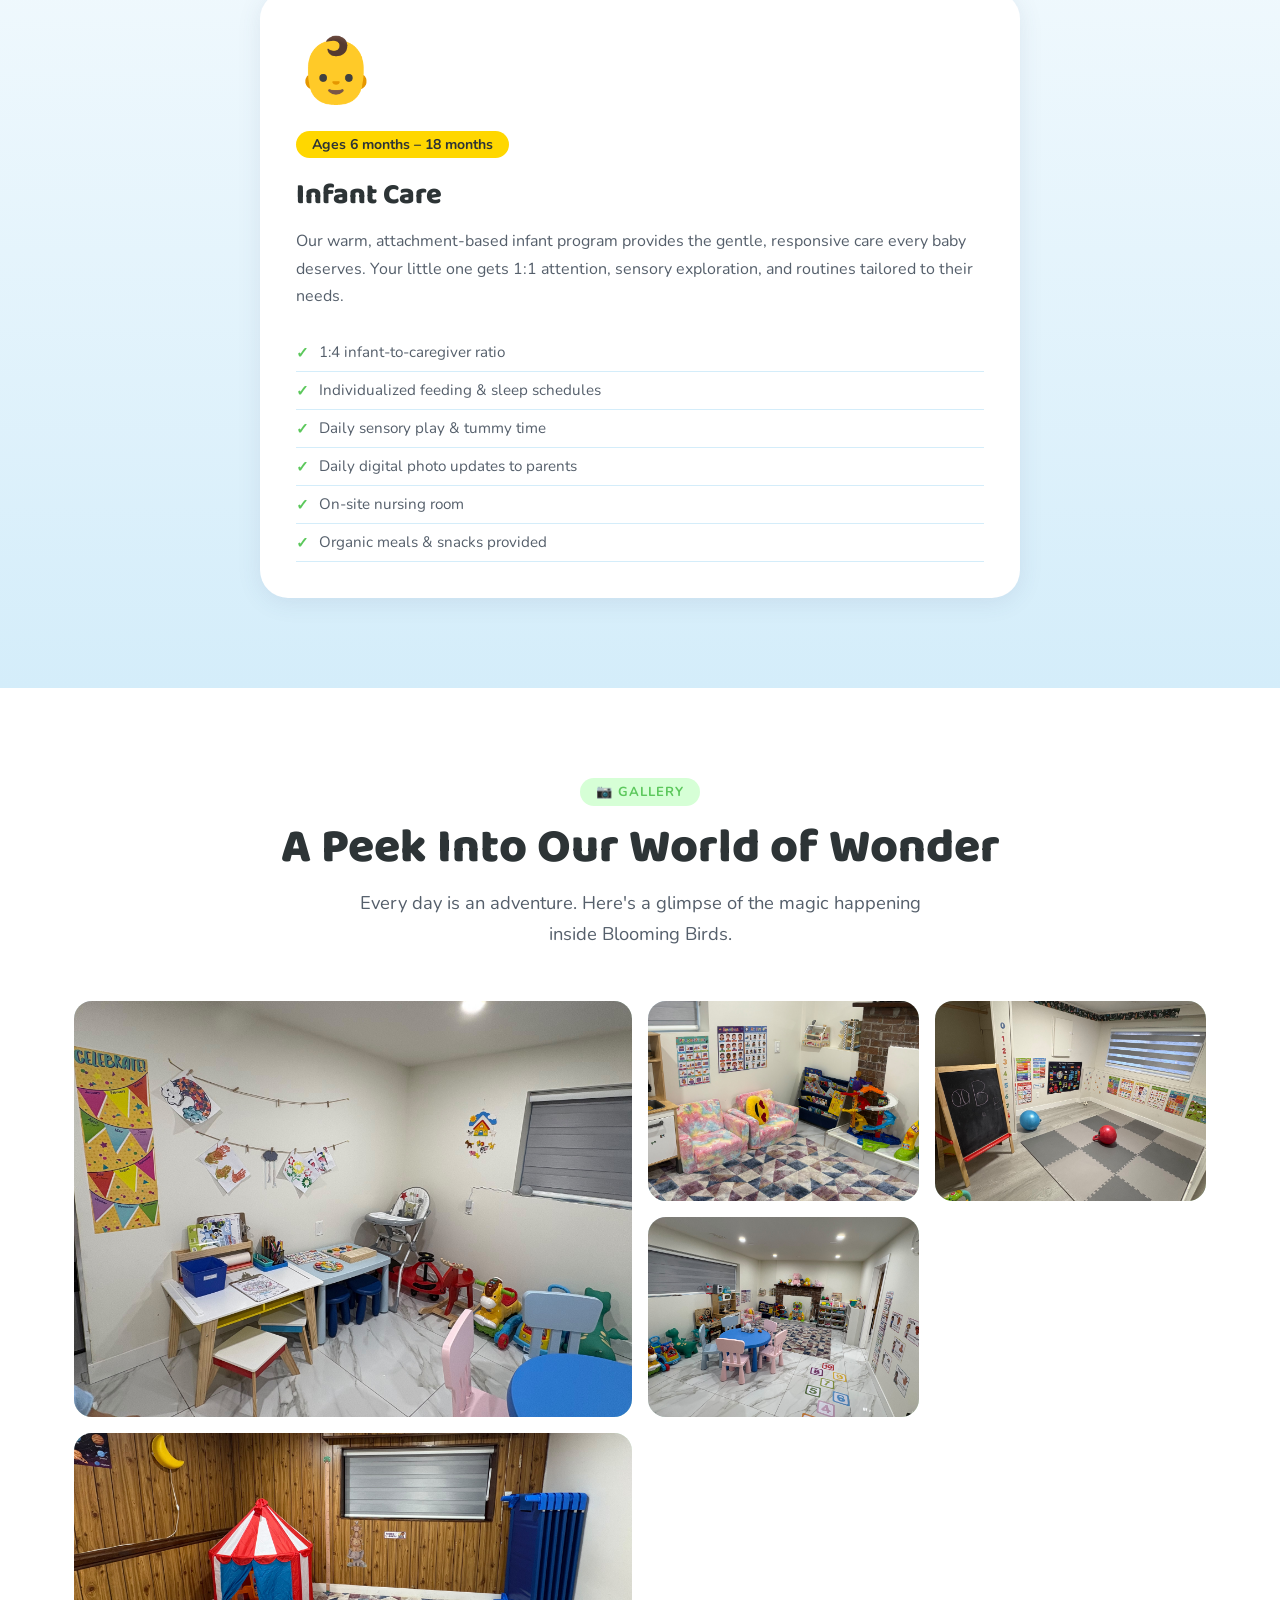
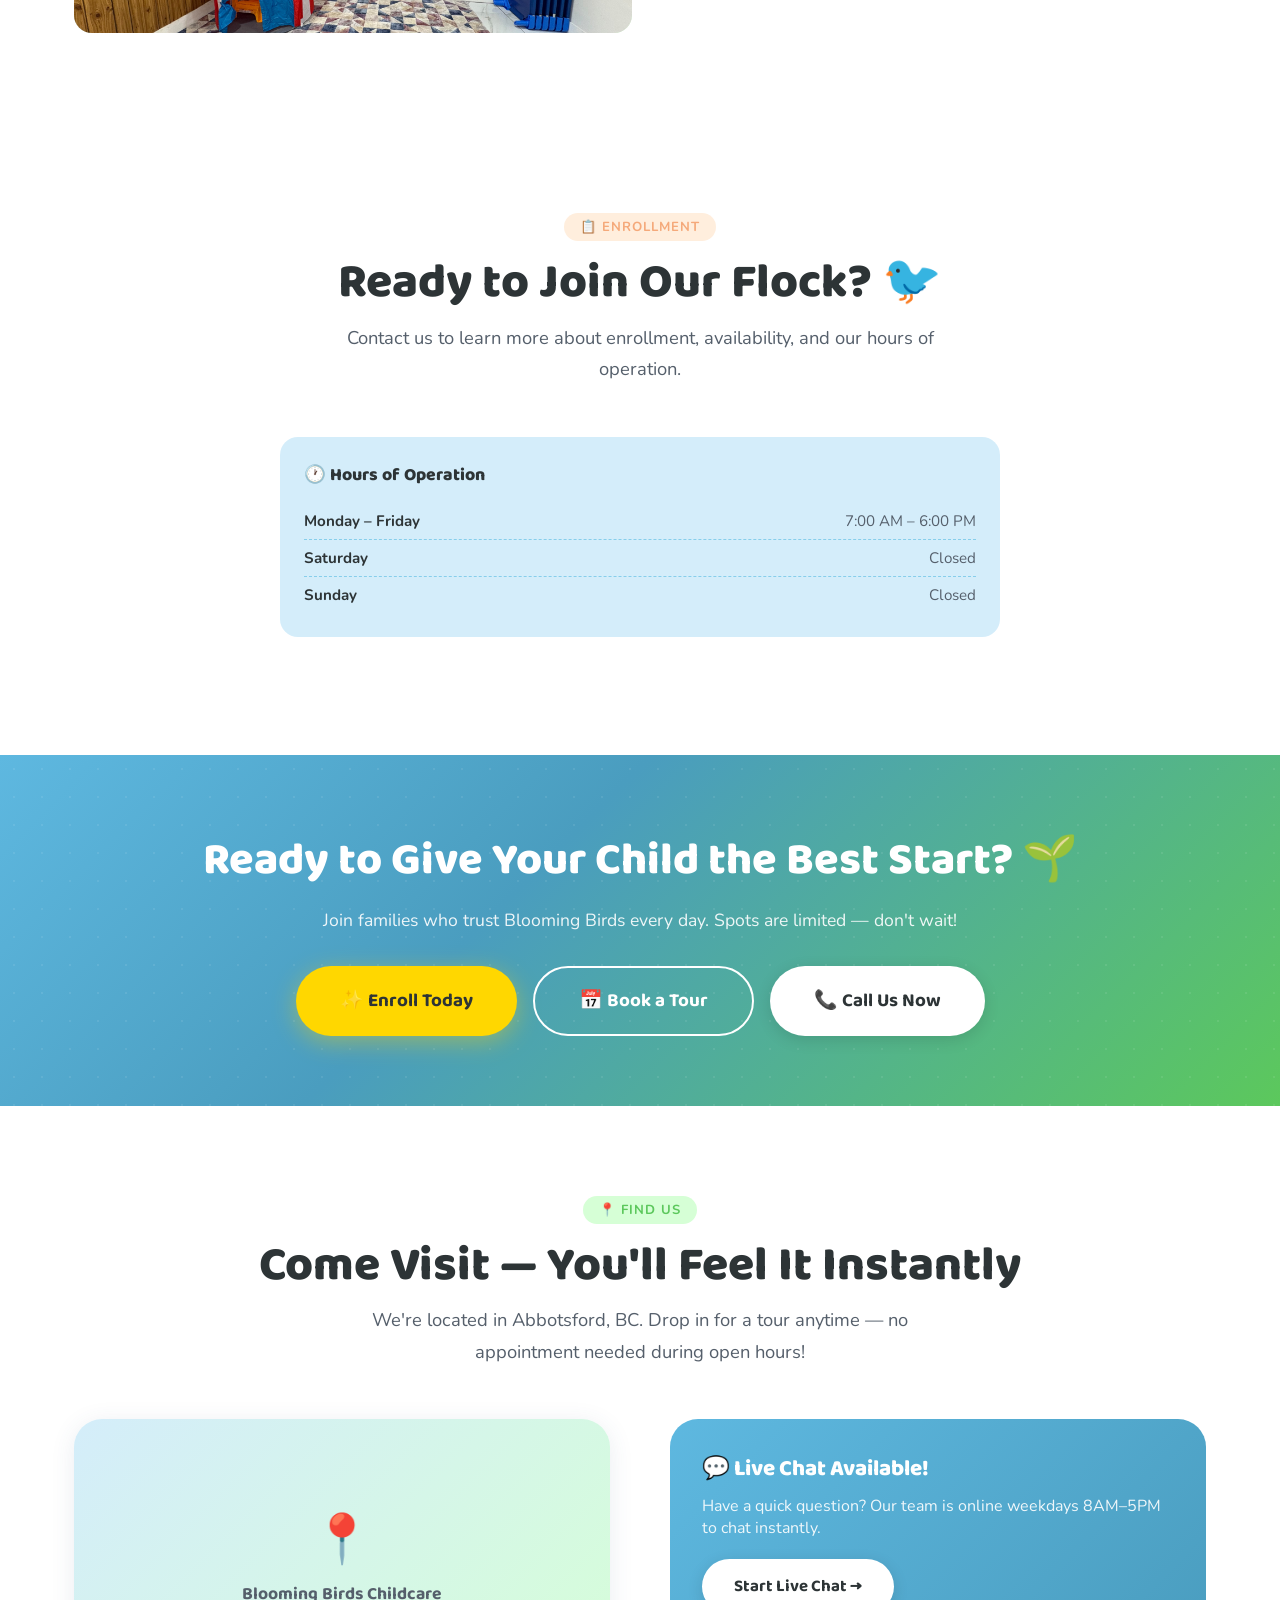
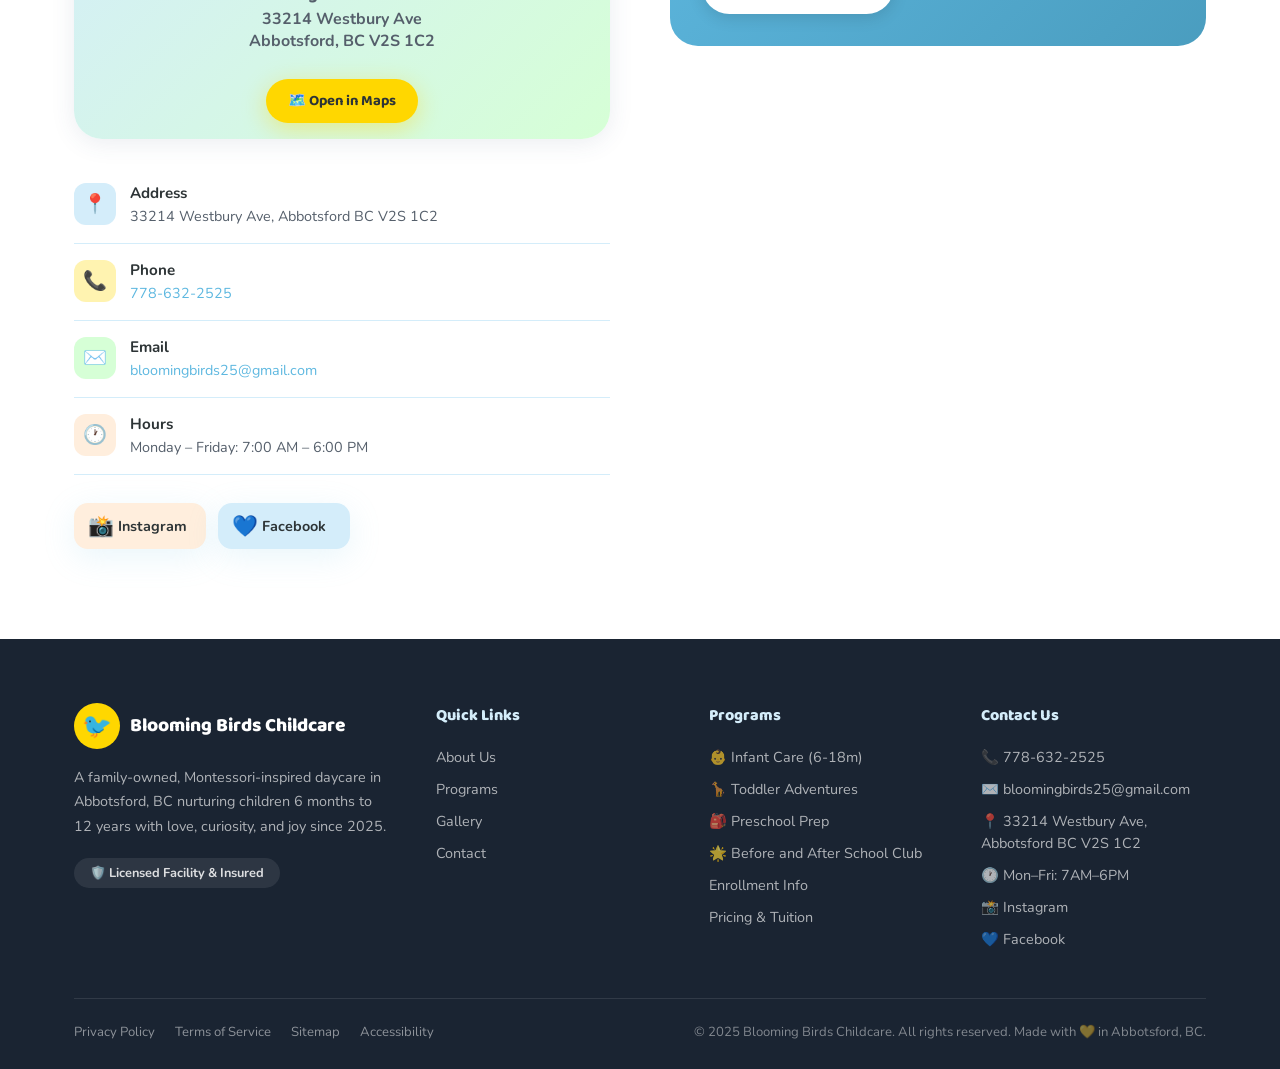
<file: blooming-birds-daycare.html>
<!-- testing -->

<!DOCTYPE html>
<html lang="en">

<head>
  <meta charset="UTF-8">
  <meta name="viewport" content="width=device-width, initial-scale=1.0">
  <meta name="description"
    content="Blooming Birds Childcare in Abbotsford BC provides play-based, Montessori-inspired learning and care for children aged 6 months to 12 years in a safe, nurturing environment.">
  <meta name="keywords"
    content="best daycare, preschool, infant care, toddler program, Montessori daycare, childcare center">
  <meta property="og:title" content="Blooming Birds Childcare – Where Little Wings Take Flight">
  <meta property="og:description"
    content="Nurturing curiosity, growth & joy for children 6 months to 12 years in Abbotsford, BC. Enroll today!">
  <title>Blooming Birds Childcare | Where Little Wings Take Flight</title>
  <link
    href="https://fonts.googleapis.com/css2?family=Baloo+2:wght@400;500;600;700;800&family=Nunito:wght@300;400;600;700;800&display=swap"
    rel="stylesheet">
  <link rel="stylesheet" href="style.css">
</head>

<body>

  <!-- ===== NAV ===== -->
  <nav class="nav" id="mainNav">
    <div class="nav-inner">
      <a href="#" class="nav-logo">
        <div class="nav-logo-icon">🐦</div>
        <div class="nav-logo-text">Blooming <span>Birds</span></div>
      </a>
      <div class="nav-links">
        <a href="#about" class="nav-link">About</a>
        <a href="#programs" class="nav-link">Programs</a>
        <a href="#gallery" class="nav-link">Gallery</a>
        <a href="#contact" class="nav-link">Contact</a>
      </div>
      <div class="nav-cta">
        <a href="#contact" class="btn btn-secondary btn-sm">📍 Schedule Tour</a>
        <a href="#enrollment" class="btn btn-primary btn-sm">Enroll Now ✨</a>
      </div>
      <button class="hamburger" id="hamburger" aria-label="Menu">
        <span></span><span></span><span></span>
      </button>
    </div>
  </nav>

  <!-- ===== MOBILE MENU ===== -->
  <div class="mobile-menu" id="mobileMenu">
    <button style="position:absolute;top:24px;right:24px;font-size:1.8rem;background:none;border:none;cursor:pointer;"
      onclick="closeMobileMenu()">✕</button>
    <a href="#about" class="nav-link" onclick="closeMobileMenu()">About</a>
    <a href="#programs" class="nav-link" onclick="closeMobileMenu()">Programs</a>
    <a href="#gallery" class="nav-link" onclick="closeMobileMenu()">Gallery</a>
    <a href="#contact" class="nav-link" onclick="closeMobileMenu()">Contact</a>
    <a href="#enrollment" class="btn btn-primary btn-lg" onclick="closeMobileMenu()">✨ Enroll Now</a>
    <a href="#contact" class="btn btn-secondary btn-lg" onclick="closeMobileMenu()">📍 Schedule a Tour</a>
  </div>

  <!-- ===== HERO ===== -->
  <section class="hero" id="home">
    <div class="hero-bg-circles">
      <div class="hero-circle hero-circle-1"></div>
      <div class="hero-circle hero-circle-2"></div>
      <div class="hero-circle hero-circle-3"></div>
    </div>
    <div class="hero-inner">
      <div class="hero-content">
        <div class="badge hero-badge">🌸 Licensed & 5-Star Rated</div>
        <h1 class="hero-title">Where Little <span class="highlight">Wings</span> Take Flight</h1>
        <p class="hero-tagline">Nurturing curiosity, growth & joy in every tiny heart — a safe, playful,
          Montessori-inspired haven for children aged 6 months to 12 years in Abbotsford, BC.</p>
        <div class="hero-btns">
          <a href="#enrollment" class="btn btn-primary btn-lg">✨ Enroll Now</a>
          <a href="#contact" class="btn btn-secondary btn-lg">📅 Schedule a Tour</a>
        </div>
        <div class="hero-stats">
          <div class="hero-stat">
            <div class="hero-stat-num">⭐ 5.0</div>
            <div class="hero-stat-label">Health Rating</div>
          </div>
        </div>
      </div>
      <div class="hero-visual">
        <div class="hero-card-main">
          <div class="hero-scene">
            <!-- Sky & Sun -->
            <div class="scene-sun"></div>
            <!-- Flying Birds -->
            <div class="bird bird-1">🐦</div>
            <div class="bird bird-2">🦜</div>
            <div class="bird bird-3">🐦</div>
            <!-- Trees -->
            <div class="tree tree-1" style="bottom:38%;">
              <div style="position:relative;width:100px;">
                <div
                  style="width:80px;height:80px;background:#FFB7C5;border-radius:50%;position:absolute;top:-60px;left:10px;">
                </div>
                <div
                  style="width:60px;height:60px;background:#ff8aaa;border-radius:50%;position:absolute;top:-40px;left:-5px;">
                </div>
                <div
                  style="width:60px;height:60px;background:#FFB7C5;border-radius:50%;position:absolute;top:-40px;left:25px;">
                </div>
                <div style="font-size:1rem;position:absolute;top:-56px;left:18px;">🌸</div>
                <div style="font-size:1rem;position:absolute;top:-30px;left:4px;">🌸</div>
                <div style="font-size:1rem;position:absolute;top:-30px;left:34px;">🌸</div>
                <div class="tree-trunk"
                  style="margin:0 auto;width:12px;height:44px;background:#8B6B4A;border-radius:4px;position:relative;left:34px;top:0;">
                </div>
              </div>
            </div>
            <div class="tree tree-2" style="bottom:38%;right:14%;">
              <div style="position:relative;width:100px;">
                <div
                  style="width:80px;height:80px;background:#98FB98;border-radius:50%;position:absolute;top:-60px;left:10px;">
                </div>
                <div
                  style="width:60px;height:60px;background:#7dd87d;border-radius:50%;position:absolute;top:-42px;left:-4px;">
                </div>
                <div
                  style="width:60px;height:60px;background:#a8e6a0;border-radius:50%;position:absolute;top:-42px;left:24px;">
                </div>
                <div style="font-size:1rem;position:absolute;top:-56px;left:18px;">🌺</div>
                <div style="font-size:1rem;position:absolute;top:-32px;left:2px;">🌿</div>
                <div style="font-size:1rem;position:absolute;top:-32px;left:34px;">🌸</div>
                <div class="tree-trunk"
                  style="margin:0 auto;width:12px;height:44px;background:#8B6B4A;border-radius:4px;position:relative;left:34px;top:0;">
                </div>
              </div>
            </div>
            <!-- Ground -->
            <div class="scene-ground"></div>
            <!-- Kids Row -->
            <div class="kids-row" style="bottom:36%;left:50%;transform:translateX(-50%);">
              <div class="kid">
                <div style="font-size:2.6rem;">👦🏽</div>
              </div>
              <div class="kid">
                <div style="font-size:2.6rem;">👧🏻</div>
              </div>
              <div class="kid">
                <div style="font-size:2.6rem;">👦🏿</div>
              </div>
            </div>
            <!-- Flowers on ground -->
            <div class="flower" style="position:absolute;bottom:38%;left:18%;font-size:1.4rem;">🌻</div>
            <div class="flower" style="position:absolute;bottom:38%;right:18%;font-size:1.2rem;animation-delay:1s;">🌷
            </div>
            <div class="flower" style="position:absolute;bottom:39%;left:45%;font-size:1rem;animation-delay:2s;">🌼
            </div>
          </div>
          <div
            style="padding: 20px 24px; background: white; display: flex; justify-content: space-between; align-items: center;">
            <div>
              <div
                style="font-family: var(--font-display); font-weight: 800; font-size: 1rem; color: var(--text-dark);">🌟
                Open Enrollment Now!</div>
              <div style="font-size: 0.82rem; color: var(--text-mid);">Fall spots filling fast</div>
            </div>
            <a href="#enrollment" class="btn btn-primary btn-sm">Apply →</a>
          </div>
        </div>
        <!-- Floating Cards -->
        <div class="hero-float-card hero-float-card-1">
          <div class="float-icon" style="background:var(--yellow-light);">⭐</div>
          <div>
            <div style="font-size:0.78rem;color:var(--text-mid);">Health Rating</div>
            <div style="font-size:1rem;font-weight:800;">5-Star Certified</div>
          </div>
        </div>
        <div class="hero-float-card hero-float-card-2">
          <div class="float-icon" style="background:var(--mint-light);">🛡️</div>
          <div>
            <div style="font-size:0.78rem;color:var(--text-mid);">Safety</div>
            <div style="font-size:1rem;font-weight:800;">First Aid Certified</div>
          </div>
        </div>
        <div class="hero-float-card hero-float-card-3">
          <div class="float-icon" style="background:var(--peach-light);">👪</div>
          <div>
            <div style="font-size:0.78rem;color:var(--text-mid);">Educators</div>
            <div style="font-size:1rem;font-weight:800;">ECE Certified</div>
          </div>
        </div>
        <div class="hero-float-card hero-float-card-4">
          <div class="float-icon" style="background:var(--sky-light);">🏫</div>
          <div>
            <div style="font-size:0.78rem;color:var(--text-mid);">Our Facility</div>
            <div style="font-size:1rem;font-weight:800;">Licensed Facility</div>
          </div>
        </div>
      </div>
    </div>
  </section>

  <!-- ===== ABOUT ===== -->
  <section class="section about" id="about">
    <div class="container">
      <div class="about-grid">
        <div class="about-visual reveal">
          <div class="about-img-main">
            <div class="about-img-main-inner">
              <div style="font-size:6rem;line-height:1;">🏡</div>
              <div
                style="font-family:var(--font-display);font-weight:800;font-size:1.2rem;color:var(--sky-dark);margin-top:8px;">
                Family-Owned Since 2025</div>
              <div style="display:flex;gap:8px;margin-top:14px;font-size:1.8rem;">🌸🌿🦋🌻🐦</div>
            </div>
          </div>
          <div class="about-float-badge about-float-badge-1">
            <div style="font-size:1.4rem;">🌟</div>
            <div>
              <div style="font-size:1.1rem;font-weight:800;">5-Star</div>
              <div style="font-size:0.75rem;opacity:0.8;">Health Rated</div>
            </div>
          </div>
          <div class="about-float-badge about-float-badge-2">
            <div style="font-size:1.4rem;">🏫</div>
            <div>
              <div style="font-size:1.1rem;font-weight:800;">Licensed</div>
              <div style="font-size:0.75rem;opacity:0.8;">Facility</div>
            </div>
          </div>
        </div>
        <div class="about-content reveal reveal-delay-1">
          <div class="badge about-label">🌱 Our Story</div>
          <h2 class="about-title">A Family-Owned Daycare Rooted in Love & Learning</h2>
          <p class="about-text">Founded in 2025 by Kritika and Akash Vij, Blooming Birds began with a simple dream: to
            create the kind of daycare they wished had existed for their own children—warm, joyful, nurturing, and
            deeply
            educational.</p>
          <p class="about-text">Every day at Blooming Birds is an opportunity to learn, explore, grow, and discover. And
            every day, we have the joy of watching little wings take flight.</p>
          <div class="about-values">
            <div class="about-value">
              <div class="about-value-icon">🎮</div>
              <div class="about-value-title">Play-Based Learning</div>
              <div class="about-value-desc">Children learn best through guided, intentional play</div>
            </div>
            <div class="about-value">
              <div class="about-value-icon">🌿</div>
              <div class="about-value-title">Montessori-Inspired</div>
              <div class="about-value-desc">Child-led discovery & hands-on exploration</div>
            </div>
            <div class="about-value">
              <div class="about-value-icon">🛡️</div>
              <div class="about-value-title">Safety First</div>
              <div class="about-value-desc">Background-checked, First Aid Certified Staff Always</div>
            </div>
            <div class="about-value">
              <div class="about-value-icon">🌍</div>
              <div class="about-value-title">Diverse & Inclusive</div>
              <div class="about-value-desc">Celebrating every child's unique culture & story</div>
            </div>
          </div>
          <div class="accreditations">
            <div class="accred-badge"><span class="accred-star">⭐⭐⭐⭐⭐</span> 5-Star Health Rating</div>
            <div class="accred-badge">🛡️ Licensed & Insured</div>
            <div class="accred-badge">🎓 First Aid Certified Staff</div>
          </div>
        </div>
      </div>
    </div>
  </section>

  <!-- ===== TEAM ===== -->
  <section class="section team">
    <div class="container">
      <div class="badge"
        style="background:var(--peach-light);color:var(--peach-dark);display:block;text-align:center;width:fit-content;margin:0 auto 16px;">
        💛 Meet Our Team</div>
      <h2 class="section-title">The Caring Hearts Behind <br>Every Smile</h2>
      <p class="section-sub">Our educator is certified, passionate, and deeply committed to each child's holistic
        growth.</p>
      <div class="team-grid">
        <div class="team-card reveal">
          <div class="team-card-img" style="background:linear-gradient(135deg,var(--sky-light),var(--mint-light));">
            <div style="font-size:5rem;">👩🏻‍🏫</div>
          </div>
          <div class="team-card-body">
            <div class="team-name">Kritika Vij</div>
            <div class="team-role">Founder & Director</div>
            <p style="font-size:0.88rem;color:var(--text-mid);margin-bottom:12px;">Early Childhood Educator.</p>
            <span class="team-cert">✅ First Aid Certified</span>
          </div>
        </div>
      </div>
    </div>
  </section>

  <!-- ===== PROGRAMS ===== -->
  <section class="section programs" id="programs">
    <div class="container">
      <div class="badge"
        style="background:var(--sky-light);color:var(--sky-dark);display:block;text-align:center;width:fit-content;margin:0 auto 16px;">
        📚 Programs</div>
      <h2 class="section-title">The Right Program for Every Little One</h2>
      <p class="section-sub">From tiny infants to ready-for-kindergarten explorers, we have a nurturing path tailored to
        every age and stage.</p>
      <div class="programs-tabs">
        <button class="prog-tab active" onclick="showProgram('infant', this)">👶 Infant Care</button>
        <button class="prog-tab" onclick="showProgram('toddler', this)">🦒 Toddler Adventures</button>
        <button class="prog-tab" onclick="showProgram('preschool', this)">🎒 Preschool Prep</button>
        <button class="prog-tab" onclick="showProgram('afterschool', this)">🌟 Before and After School Club</button>
      </div>

      <!-- Infant Panel -->
      <div class="prog-panel active" id="prog-infant">
        <div class="prog-inner">
          <div class="prog-visual">
            <div class="prog-emoji">👶</div>
            <div class="prog-age">Ages 6 months – 18 months</div>
            <h3 class="prog-name">Infant Care</h3>
            <p class="prog-desc">Our warm, attachment-based infant program provides the gentle, responsive care every
              baby deserves. Your little one gets 1:1 attention, sensory exploration, and routines tailored to their
              needs.</p>
            <ul class="prog-features">
              <li>1:4 infant-to-caregiver ratio</li>
              <li>Individualized feeding & sleep schedules</li>
              <li>Daily sensory play & tummy time</li>
              <li>Daily digital photo updates to parents</li>
              <li>On-site nursing room</li>
              <li>Organic meals & snacks provided</li>
            </ul>
          </div>
        </div>
      </div>

      <!-- Toddler Panel -->
      <div class="prog-panel" id="prog-toddler">
        <div class="prog-inner">
          <div class="prog-visual">
            <div class="prog-emoji">🦒</div>
            <div class="prog-age">Ages 18 months – 3 years</div>
            <h3 class="prog-name">Toddler Adventures</h3>
            <p class="prog-desc">Toddlers are natural explorers! Our program channels their boundless energy into
              purposeful play, language development, and early social skills through art, music, and outdoor discovery.
            </p>
            <ul class="prog-features">
              <li>1:6 toddler-to-caregiver ratio</li>
              <li>Language-rich environment & circle time</li>
              <li>Sensory bins, water & sand play</li>
              <li>Outdoor play twice daily</li>
              <li>STEM toys & building blocks</li>
              <li>Potty training support</li>
            </ul>
          </div>
        </div>
      </div>

      <!-- Preschool Panel -->
      <div class="prog-panel" id="prog-preschool">
        <div class="prog-inner">
          <div class="prog-visual">
            <div class="prog-emoji">🎒</div>
            <div class="prog-age">Ages 3 – 5 years</div>
            <h3 class="prog-name">Preschool Prep</h3>
            <p class="prog-desc">A structured yet joyful pre-K curriculum preparing children for kindergarten — covering
              early literacy, numeracy, science, social-emotional skills, and creative expression.</p>
            <ul class="prog-features">
              <li>1:8 ratio with lead & assistant teacher</li>
              <li>Emergent literacy & pre-math skills</li>
              <li>Garden science & nature journals</li>
              <li>Kindergarten readiness assessments</li>
              <li>Social-emotional learning curriculum</li>
            </ul>
          </div>
        </div>
      </div>

      <!-- Before and After School Panel -->
      <div class="prog-panel" id="prog-afterschool">
        <div class="prog-inner">
          <div class="prog-visual">
            <div class="prog-emoji">🌟</div>
            <div class="prog-age">Ages 5 – 12 years</div>
            <h3 class="prog-name">Before and After School Club</h3>
            <p class="prog-desc">A homework-friendly, fun-filled morning and afternoon program for school-age kids with enrichment
              activities, supervised homework time, and free play in a safe environment.</p>
            <ul class="prog-features">
              <li>Supervised homework & reading time</li>
              <li>Outdoor sports & games</li>
              <li>Flexible drop-in days available</li>
            </ul>
          </div>
        </div>
      </div>
    </div>
  </section>

  <!-- ===== GALLERY ===== -->
  <section class="section gallery" id="gallery">
    <div class="container">
      <div class="badge"
        style="background:var(--mint-light);color:var(--mint-dark);display:block;text-align:center;width:fit-content;margin:0 auto 16px;">
        📷 Gallery</div>
      <h2 class="section-title">A Peek Into Our World of Wonder</h2>
      <p class="section-sub">Every day is an adventure. Here's a glimpse of the magic happening inside Blooming Birds.
      </p>
      <div class="gallery-grid">
        <button type="button" class="gallery-item" data-gallery-index="0"
          aria-label="Open Finger Painting Masterpieces photo">
          <div class="gallery-img">
            <div class="gallery-placeholder" aria-hidden="true">🎨</div>
            <img src="assets/gallery/art.jpeg" alt="Children's art displayed in a creative activity room"
              loading="eager">
          </div>
          <div class="gallery-overlay">
            <div class="gallery-caption">🎨 Finger Painting Masterpieces</div>
          </div>
        </button>
        <button type="button" class="gallery-item" data-gallery-index="1"
          aria-label="Open Storytime Under the Willow photo">
          <div class="gallery-img">
            <div class="gallery-placeholder" aria-hidden="true">📚</div>
            <img src="assets/gallery/reading_corner.jpeg" alt="Cozy reading corner with children's books and seating"
              loading="lazy">
          </div>
          <div class="gallery-overlay">
            <div class="gallery-caption">📚 Storytime Under the Willow</div>
          </div>
        </button>
        <button type="button" class="gallery-item" data-gallery-index="2" aria-label="Open Music and Movement photo">
          <div class="gallery-img">
            <div class="gallery-placeholder" aria-hidden="true">🎵</div>
            <img src="assets/gallery/music_movement.jpeg"
              alt="Indoor movement room with exercise equipment and learning materials" loading="lazy">
          </div>
          <div class="gallery-overlay">
            <div class="gallery-caption">🎵 Music &amp; Movement</div>
          </div>
        </button>
        <button type="button" class="gallery-item" data-gallery-index="3"
          aria-label="Open Building and Engineering photo">
          <div class="gallery-img">
            <div class="gallery-placeholder" aria-hidden="true">🧱</div>
            <img src="assets/gallery/building.jpeg"
              alt="Children's playroom with construction and imaginative play materials" loading="lazy">
          </div>
          <div class="gallery-overlay">
            <div class="gallery-caption">🧱 Building &amp; Engineering</div>
          </div>
        </button>
        <button type="button" class="gallery-item" data-gallery-index="4" aria-label="Open Cozy Nap Nooks photo">
          <div class="gallery-img">
            <div class="gallery-placeholder" aria-hidden="true">😴</div>
            <img src="assets/gallery/sleeping.jpeg"
              alt="Quiet rest and movement room with a play tent and soft floor mats" loading="lazy">
          </div>
          <div class="gallery-overlay">
            <div class="gallery-caption">😴 Cozy Nap Nooks</div>
          </div>
        </button>
      </div>
    </div>
  </section>

  <!-- ===== ENROLLMENT ===== -->
  <section class="section enrollment" id="enrollment">
    <div class="container">
      <div class="badge"
        style="background:var(--peach-light);color:var(--peach-dark);display:block;text-align:center;width:fit-content;margin:0 auto 16px;">
        📋 Enrollment</div>
      <h2 class="section-title">Ready to Join Our Flock? 🐦</h2>
      <p class="section-sub">Contact us to learn more about enrollment, availability, and our hours of operation.</p>
      <div class="enroll-grid">
        <div class="enroll-info">
          <div class="enroll-hours">
            <h4>🕐 Hours of Operation</h4>
            <div class="hours-row"><span class="hours-label">Monday – Friday</span><span class="hours-val">7:00 AM –
                6:00 PM</span></div>
            <div class="hours-row"><span class="hours-label">Saturday</span><span class="hours-val">Closed</span></div>
            <div class="hours-row"><span class="hours-label">Sunday</span><span class="hours-val">Closed</span></div>
          </div>
        </div>
      </div>
    </div>
  </section>

  <!-- ===== CTA STRIP ===== -->
  <section class="cta-strip">
    <div class="cta-strip-bg"></div>
    <div class="container">
      <h2>Ready to Give Your Child the Best Start? 🌱</h2>
      <p>Join families who trust Blooming Birds every day. Spots are limited — don't wait!</p>
      <div class="cta-strip-btns">
        <a href="#enrollment" class="btn btn-primary btn-lg">✨ Enroll Today</a>
        <a href="#contact" class="btn btn-outline btn-lg">📅 Book a Tour</a>
        <a href="tel:+17786322525" class="btn btn-secondary btn-lg">📞 Call Us Now</a>
      </div>
    </div>
  </section>

  <!-- ===== CONTACT ===== -->
  <section class="section contact" id="contact">
    <div class="container">
      <div class="badge"
        style="background:var(--mint-light);color:var(--mint-dark);display:block;text-align:center;width:fit-content;margin:0 auto 16px;">
        📍 Find Us</div>
      <h2 class="section-title">Come Visit — You'll Feel It Instantly</h2>
      <p class="section-sub">We're located in Abbotsford, BC. Drop in for a tour anytime — no appointment
        needed during open hours!</p>
      <div class="contact-grid">
        <div>
          <div class="contact-map">
            <div class="contact-map-inner">
              <div class="contact-map-pin">📍</div>
              <div class="contact-map-text">
                <strong style="font-family:var(--font-display);font-size:1.1rem;">Blooming Birds Childcare</strong><br>
                <span>33214 Westbury Ave</span><br>
                <span>Abbotsford, BC V2S 1C2</span>
              </div>
            </div>
            <div style="position:absolute;bottom:16px;left:50%;transform:translateX(-50%);">
              <a href="https://maps.google.com" target="_blank" class="btn btn-sm btn-primary">🗺️ Open in Maps</a>
            </div>
          </div>
          <div class="contact-info-item">
            <div class="contact-icon" style="background:var(--sky-light);">📍</div>
            <div class="contact-info-text">
              <strong>Address</strong>
              <span>33214 Westbury Ave, Abbotsford BC V2S 1C2</span>
            </div>
          </div>
          <div class="contact-info-item">
            <div class="contact-icon" style="background:var(--yellow-light);">📞</div>
            <div class="contact-info-text">
              <strong>Phone</strong>
              <span><a href="tel:+17786322525" style="color:var(--sky-dark);">778-632-2525</a></span>
            </div>
          </div>
          <div class="contact-info-item">
            <div class="contact-icon" style="background:var(--mint-light);">✉️</div>
            <div class="contact-info-text">
              <strong>Email</strong>
              <span><a href="mailto:bloomingbirds25@gmail.com"
                  style="color:var(--sky-dark);">bloomingbirds25@gmail.com</a></span>
            </div>
          </div>
          <div class="contact-info-item">
            <div class="contact-icon" style="background:var(--peach-light);">🕐</div>
            <div class="contact-info-text">
              <strong>Hours</strong>
              <span>Monday – Friday: 7:00 AM – 6:00 PM</span>
            </div>
          </div>
          <div class="social-links">
            <a href="https://instagram.com/bloomingbirds_" target="_blank" rel="noopener noreferrer" class="social-btn" style="background:var(--peach-light);" aria-label="Instagram"><span class="social-icon" aria-hidden="true">📸</span><span>Instagram</span></a>
            <a href="https://facebook.com/share/1ChUZWv19r" target="_blank" rel="noopener noreferrer" class="social-btn" style="background:var(--sky-light);" aria-label="Facebook"><span class="social-icon" aria-hidden="true">💙</span><span>Facebook</span></a>
          </div>
        </div>
        <div class="contact-chat-side">
          <div class="quick-contact">
            <h3>💬 Live Chat Available!</h3>
            <p>Have a quick question? Our team is online weekdays 8AM–5PM to chat instantly.</p>
            <button class="btn btn-secondary" onclick="toggleChat()">Start Live Chat →</button>
          </div>
        </div>
      </div>
    </div>
  </section>

  <!-- ===== FOOTER ===== -->
  <footer class="footer">
    <div class="container">
      <div class="footer-grid">
        <div class="footer-brand">
          <div class="footer-logo">
            <div class="footer-logo-icon">🐦</div>
            <div class="footer-logo-text">Blooming Birds Childcare</div>
          </div>
          <p class="footer-desc">A family-owned, Montessori-inspired daycare in Abbotsford, BC nurturing children 6
            months to 12 years with love, curiosity, and joy since 2025.</p>
          <div class="footer-badge">🛡️ Licensed Facility & Insured</div>
        </div>
        <div class="footer-col">
          <h4>Quick Links</h4>
          <ul class="footer-links">
            <li><a href="#about">About Us</a></li>
            <li><a href="#programs">Programs</a></li>
            <li><a href="#gallery">Gallery</a></li>
            <li><a href="#contact">Contact</a></li>
          </ul>
        </div>
        <div class="footer-col">
          <h4>Programs</h4>
          <ul class="footer-links">
            <li><a href="#programs">👶 Infant Care (6-18m)</a></li>
            <li><a href="#programs">🦒 Toddler Adventures</a></li>
            <li><a href="#programs">🎒 Preschool Prep</a></li>
            <li><a href="#programs">🌟 Before and After School Club</a></li>
            <li><a href="#enrollment">Enrollment Info</a></li>
            <li><a href="#enrollment">Pricing & Tuition</a></li>
          </ul>
        </div>
        <div class="footer-col">
          <h4>Contact Us</h4>
          <ul class="footer-links">
            <li><a href="tel:+17786322525">📞 778-632-2525</a></li>
            <li><a href="mailto:bloomingbirds25@gmail.com">✉️ bloomingbirds25@gmail.com</a></li>
            <li><a href="#">📍 33214 Westbury Ave, Abbotsford BC V2S 1C2</a></li>
            <li><a href="#">🕐 Mon–Fri: 7AM–6PM</a></li>
            <li><a href="https://instagram.com/bloomingbirds_" target="_blank" rel="noopener noreferrer">📸 Instagram</a></li>
            <li><a href="https://facebook.com/share/1ChUZWv19r" target="_blank" rel="noopener noreferrer">💙 Facebook</a></li>
          </ul>
        </div>
      </div>
      <div class="footer-bottom">
        <div class="footer-legal">
          <a href="#">Privacy Policy</a>
          <a href="#">Terms of Service</a>
          <a href="#">Sitemap</a>
          <a href="#">Accessibility</a>
        </div>
        <div class="footer-copy">© 2025 Blooming Birds Childcare. All rights reserved. Made with 💛 in Abbotsford, BC.
        </div>
      </div>
    </div>
  </footer>

  <!-- ===== LIVE CHAT ===== -->
  <div class="live-chat">
    <div class="chat-bubble" id="chatBubble">
      <strong>💬 Blooming Birds Team</strong>
      <p>Hi there! 👋 Have questions about enrollment? We're here to help!</p>
      <a href="mailto:bloomingbirds25@gmail.com" class="btn btn-primary btn-sm"
        style="width:100%;justify-content:center;">Email Us Now</a>
    </div>
    <button class="chat-btn" onclick="toggleChat()" id="chatBtn" aria-label="Open chat">💬</button>
  </div>

  <!-- ===== SCROLL BIRD ===== -->
  <div class="scroll-bird" id="scrollBird">🐦</div>

  <script src="script.js"></script>


</body>

</html>
</file>
<file: style.css>
/* ===== CSS VARIABLES ===== */
:root {
  --sky: #87ceeb;
  --sky-light: #d4edfa;
  --sky-dark: #5eb8e0;
  --yellow: #ffd700;
  --yellow-light: #fff3b0;
  --yellow-dark: #e6c000;
  --mint: #98fb98;
  --mint-light: #d6ffd6;
  --mint-dark: #5cc85c;
  --peach: #ffcba4;
  --peach-light: #ffeedd;
  --peach-dark: #f5a97a;
  --white: #ffffff;
  --cream: #fffdf7;
  --text-dark: #2d3436;
  --text-mid: #555f6b;
  --text-light: #8899aa;
  --pink: #ffb7c5;
  --lavender: #c9b8ff;
  --coral: #ff8c69;
  --shadow-soft: 0 8px 32px rgba(135, 206, 235, 0.18);
  --shadow-card: 0 4px 24px rgba(60, 80, 120, 0.1);
  --radius-lg: 28px;
  --radius-md: 18px;
  --radius-sm: 12px;
  --font-display: "Baloo 2", cursive;
  --font-body: "Nunito", sans-serif;
}

/* ===== RESET & BASE ===== */
*,
*::before,
*::after {
  box-sizing: border-box;
  margin: 0;
  padding: 0;
}
html {
  scroll-behavior: smooth;
  font-size: 16px;
}
body {
  font-family: var(--font-body);
  color: var(--text-dark);
  background: var(--cream);
  overflow-x: hidden;
}
img {
  max-width: 100%;
  display: block;
}
a {
  text-decoration: none;
  color: inherit;
}

/* ===== SCROLLBAR ===== */
::-webkit-scrollbar {
  width: 8px;
}
::-webkit-scrollbar-track {
  background: var(--sky-light);
}
::-webkit-scrollbar-thumb {
  background: var(--sky);
  border-radius: 4px;
}

/* ===== UTILITY ===== */
.container {
  max-width: 1180px;
  margin: 0 auto;
  padding: 0 24px;
}
.section {
  padding: 90px 0;
}
.section-title {
  font-family: var(--font-display);
  font-size: clamp(2rem, 4vw, 3rem);
  font-weight: 800;
  text-align: center;
  margin-bottom: 12px;
  line-height: 1.1;
}
.section-sub {
  text-align: center;
  color: var(--text-mid);
  font-size: 1.15rem;
  max-width: 600px;
  margin: 0 auto 52px;
  line-height: 1.7;
}
.badge {
  display: inline-block;
  padding: 5px 16px;
  border-radius: 99px;
  font-size: 0.82rem;
  font-weight: 700;
  letter-spacing: 0.08em;
  text-transform: uppercase;
}

/* ===== BUTTONS ===== */
.btn {
  display: inline-flex;
  align-items: center;
  gap: 8px;
  padding: 14px 32px;
  border-radius: 99px;
  font-family: var(--font-display);
  font-weight: 700;
  font-size: 1.05rem;
  cursor: pointer;
  border: none;
  transition: all 0.25s cubic-bezier(0.34, 1.56, 0.64, 1);
  text-align: center;
  white-space: nowrap;
}
.btn:hover {
  transform: translateY(-3px) scale(1.04);
}
.btn:active {
  transform: scale(0.97);
}
.btn-primary {
  background: var(--yellow);
  color: var(--text-dark);
  box-shadow: 0 6px 24px rgba(255, 215, 0, 0.4);
}
.btn-primary:hover {
  background: var(--yellow-dark);
  box-shadow: 0 10px 32px rgba(255, 215, 0, 0.5);
}
.btn-secondary {
  background: white;
  color: var(--text-dark);
  box-shadow: 0 4px 16px rgba(0, 0, 0, 0.12);
}
.btn-outline {
  background: transparent;
  border: 2.5px solid white;
  color: white;
}
.btn-outline:hover {
  background: white;
  color: var(--sky-dark);
}
.btn-green {
  background: var(--mint-dark);
  color: white;
  box-shadow: 0 6px 24px rgba(92, 200, 92, 0.35);
}
.btn-green:hover {
  background: #4db84d;
}
.btn-lg {
  padding: 18px 44px;
  font-size: 1.18rem;
}
.btn-sm {
  padding: 10px 22px;
  font-size: 0.92rem;
}

/* ===== NAV ===== */
.nav {
  position: fixed;
  top: 0;
  left: 0;
  right: 0;
  z-index: 1000;
  transition: all 0.35s ease;
}
.nav.scrolled {
  background: rgba(255, 253, 247, 0.97);
  backdrop-filter: blur(12px);
  box-shadow: 0 4px 24px rgba(135, 206, 235, 0.2);
}
.nav-inner {
  display: flex;
  align-items: center;
  justify-content: space-between;
  padding: 16px 24px;
  max-width: 1180px;
  margin: 0 auto;
}
.nav-logo {
  display: flex;
  align-items: center;
  gap: 10px;
}
.nav-logo-icon {
  width: 46px;
  height: 46px;
  background: var(--yellow);
  border-radius: 50%;
  display: flex;
  align-items: center;
  justify-content: center;
  font-size: 1.5rem;
  box-shadow: 0 4px 14px rgba(255, 215, 0, 0.4);
  transition: transform 0.3s ease;
}
.nav-logo-icon:hover {
  transform: rotate(15deg) scale(1.1);
}
.nav-logo-text {
  font-family: var(--font-display);
  font-weight: 800;
  font-size: 1.2rem;
  color: var(--text-dark);
}
.nav-logo-text span {
  color: var(--sky-dark);
}
.nav-links {
  display: flex;
  align-items: center;
  gap: 6px;
}
.nav-link {
  font-weight: 700;
  font-size: 0.95rem;
  color: var(--text-mid);
  padding: 8px 14px;
  border-radius: 99px;
  transition: all 0.2s;
}
.nav-link:hover {
  background: var(--sky-light);
  color: var(--sky-dark);
}
.nav-link.active {
  color: var(--sky-dark);
}
.nav-cta {
  display: flex;
  gap: 10px;
}
.hamburger {
  display: none;
  background: none;
  border: none;
  cursor: pointer;
  padding: 6px;
}
.hamburger span {
  display: block;
  width: 26px;
  height: 3px;
  background: var(--text-dark);
  border-radius: 3px;
  margin: 5px 0;
  transition: all 0.3s;
}
.mobile-menu {
  display: none;
  position: fixed;
  inset: 0;
  background: rgba(255, 253, 247, 0.98);
  z-index: 999;
  flex-direction: column;
  align-items: center;
  justify-content: center;
  gap: 28px;
}
.mobile-menu.open {
  display: flex;
}
.mobile-menu .nav-link {
  font-size: 1.5rem;
  color: var(--text-dark);
}
.mobile-menu .btn {
  font-size: 1.1rem;
}

/* ===== HERO ===== */
.hero {
  min-height: 100vh;
  background: linear-gradient(
    145deg,
    #d4edfa 0%,
    #c8f7c5 35%,
    #fff9d6 65%,
    #ffeedd 100%
  );
  position: relative;
  overflow: hidden;
  display: flex;
  align-items: center;
  padding-top: 80px;
}
.hero-bg-circles {
  position: absolute;
  inset: 0;
  pointer-events: none;
  overflow: hidden;
}
.hero-circle {
  position: absolute;
  border-radius: 50%;
  opacity: 0.35;
  animation: floatCircle 8s ease-in-out infinite;
}
.hero-circle-1 {
  width: 420px;
  height: 420px;
  background: radial-gradient(circle, var(--sky) 0%, transparent 70%);
  top: -100px;
  right: -80px;
  animation-delay: 0s;
}
.hero-circle-2 {
  width: 300px;
  height: 300px;
  background: radial-gradient(circle, var(--yellow) 0%, transparent 70%);
  bottom: -60px;
  left: -60px;
  animation-delay: 2s;
}
.hero-circle-3 {
  width: 200px;
  height: 200px;
  background: radial-gradient(circle, var(--mint) 0%, transparent 70%);
  top: 40%;
  left: 30%;
  animation-delay: 4s;
}
@keyframes floatCircle {
  0%,
  100% {
    transform: translate(0, 0);
  }
  50% {
    transform: translate(20px, -20px);
  }
}

.hero-inner {
  display: grid;
  grid-template-columns: 1fr 1fr;
  gap: 60px;
  align-items: center;
  padding: 60px 24px;
  max-width: 1180px;
  margin: 0 auto;
  position: relative;
  z-index: 2;
}
.hero-badge {
  background: var(--yellow);
  color: var(--text-dark);
  margin-bottom: 22px;
  box-shadow: 0 4px 14px rgba(255, 215, 0, 0.3);
}
.hero-title {
  font-family: var(--font-display);
  font-size: clamp(2.5rem, 5vw, 3.8rem);
  font-weight: 800;
  line-height: 1.1;
  margin-bottom: 16px;
}
.hero-title .highlight {
  color: var(--sky-dark);
  position: relative;
}
.hero-title .highlight::after {
  content: "";
  position: absolute;
  bottom: 4px;
  left: 0;
  right: 0;
  height: 6px;
  background: var(--yellow);
  border-radius: 3px;
  opacity: 0.7;
}
.hero-tagline {
  font-size: 1.18rem;
  color: var(--text-mid);
  line-height: 1.7;
  margin-bottom: 36px;
  max-width: 500px;
}
.hero-btns {
  display: flex;
  gap: 16px;
  flex-wrap: wrap;
  margin-bottom: 44px;
}
.hero-stats {
  display: flex;
  gap: 32px;
  flex-wrap: wrap;
}
.hero-stat {
  text-align: center;
}
.hero-stat-num {
  font-family: var(--font-display);
  font-size: 1.9rem;
  font-weight: 800;
  color: var(--text-dark);
}
.hero-stat-label {
  font-size: 0.82rem;
  color: var(--text-mid);
  font-weight: 600;
}

.hero-visual {
  position: relative;
}
.hero-card-main {
  background: white;
  border-radius: var(--radius-lg);
  overflow: hidden;
  box-shadow: 0 20px 60px rgba(135, 206, 235, 0.25);
  position: relative;
}
.hero-scene {
  width: 100%;
  height: 380px;
  background: linear-gradient(180deg, #87ceeb 0%, #c8f7c5 55%, #a8e6a0 100%);
  position: relative;
  overflow: hidden;
  display: flex;
  align-items: flex-end;
  justify-content: center;
}

/* SVG scene elements */
.scene-ground {
  position: absolute;
  bottom: 0;
  left: 0;
  right: 0;
  height: 40%;
  background: linear-gradient(180deg, #a8e6a0 0%, #7dd87d 100%);
  border-radius: 60% 60% 0 0 / 30% 30% 0 0;
}
.scene-sun {
  position: absolute;
  top: 28px;
  right: 60px;
  width: 70px;
  height: 70px;
  background: radial-gradient(
    circle,
    #ffe566 0%,
    #ffd700 60%,
    transparent 100%
  );
  border-radius: 50%;
  box-shadow: 0 0 40px rgba(255, 215, 0, 0.6);
  animation: sunPulse 4s ease-in-out infinite;
}
@keyframes sunPulse {
  0%,
  100% {
    transform: scale(1);
    box-shadow: 0 0 40px rgba(255, 215, 0, 0.6);
  }
  50% {
    transform: scale(1.08);
    box-shadow: 0 0 60px rgba(255, 215, 0, 0.8);
  }
}

/* Trees */
.tree {
  position: absolute;
  bottom: 38%;
}
.tree-trunk {
  width: 14px;
  height: 50px;
  background: #8b6b4a;
  border-radius: 6px;
  margin: 0 auto;
}
.tree-top {
  border-radius: 50%;
  position: relative;
}
.tree-blossom {
  position: absolute;
  border-radius: 50%;
  animation: blossomSway 3s ease-in-out infinite;
}
.tree-1 {
  left: 8%;
}
.tree-2 {
  right: 10%;
}

/* Kids SVG */
.kids-row {
  position: absolute;
  bottom: 38%;
  display: flex;
  gap: 16px;
  align-items: flex-end;
}
.kid {
  display: flex;
  flex-direction: column;
  align-items: center;
  animation: kidBounce 2s ease-in-out infinite;
}
.kid:nth-child(2) {
  animation-delay: 0.3s;
}
.kid:nth-child(3) {
  animation-delay: 0.6s;
}
@keyframes kidBounce {
  0%,
  100% {
    transform: translateY(0);
  }
  50% {
    transform: translateY(-6px);
  }
}

/* Floating birds */
.bird {
  position: absolute;
  font-size: 1.5rem;
  animation: birdFly 6s ease-in-out infinite;
}
.bird-1 {
  top: 18%;
  left: 15%;
  animation-delay: 0s;
}
.bird-2 {
  top: 25%;
  right: 25%;
  animation-delay: 2s;
}
.bird-3 {
  top: 12%;
  left: 50%;
  animation-delay: 1s;
}
@keyframes birdFly {
  0% {
    transform: translateX(0) translateY(0) rotate(0deg);
  }
  25% {
    transform: translateX(12px) translateY(-8px) rotate(5deg);
  }
  50% {
    transform: translateX(24px) translateY(0px) rotate(0deg);
  }
  75% {
    transform: translateX(12px) translateY(8px) rotate(-5deg);
  }
  100% {
    transform: translateX(0) translateY(0) rotate(0deg);
  }
}

/* Flowers */
.flower {
  position: absolute;
  animation: flowerSway 4s ease-in-out infinite;
}
@keyframes flowerSway {
  0%,
  100% {
    transform: rotate(-5deg);
  }
  50% {
    transform: rotate(5deg);
  }
}

/* Hero floating cards */
.hero-float-card {
  position: absolute;
  background: white;
  border-radius: var(--radius-md);
  padding: 10px 16px;
  box-shadow: 0 8px 24px rgba(0, 0, 0, 0.1);
  display: flex;
  align-items: center;
  gap: 10px;
  font-weight: 700;
  font-size: 0.9rem;
  animation: floatCard 4s ease-in-out infinite;
  z-index: 3;
}
.hero-float-card-1 {
  top: -18px;
  left: -24px;
  animation-delay: 0s;
}
.hero-float-card-2 {
  bottom: 50px;
  right: -28px;
  animation-delay: 1.5s;
}
.hero-float-card-3 {
  top: 30%;
  left: -32px;
  animation-delay: 0.8s;
}
.hero-float-card-4 {
  bottom: -18px;
  left: -24px;
  animation-delay: 2.3s;
}
@keyframes floatCard {
  0%,
  100% {
    transform: translateY(0);
  }
  50% {
    transform: translateY(-8px);
  }
}
.float-icon {
  width: 36px;
  height: 36px;
  border-radius: 10px;
  display: flex;
  align-items: center;
  justify-content: center;
  font-size: 1.1rem;
}

/* ===== SECTION: ABOUT ===== */
.about {
  background: white;
}
.about-grid {
  display: grid;
  grid-template-columns: 1fr 1fr;
  gap: 70px;
  align-items: center;
}
.about-visual {
  position: relative;
}
.about-img-main {
  width: 100%;
  height: 420px;
  background: linear-gradient(
    135deg,
    var(--sky-light) 0%,
    var(--mint-light) 100%
  );
  border-radius: var(--radius-lg);
  display: flex;
  align-items: center;
  justify-content: center;
  font-size: 8rem;
  box-shadow: var(--shadow-card);
  overflow: hidden;
}
.about-img-main-inner {
  display: flex;
  flex-direction: column;
  align-items: center;
}
.about-float-badge {
  position: absolute;
  background: var(--yellow);
  border-radius: var(--radius-md);
  padding: 14px 20px;
  box-shadow: 0 8px 28px rgba(255, 215, 0, 0.35);
  font-family: var(--font-display);
  font-weight: 800;
}
.about-float-badge-1 {
  bottom: -16px;
  right: -16px;
}
.about-float-badge-2 {
  top: -16px;
  left: -16px;
  background: var(--mint);
  box-shadow: 0 8px 28px rgba(92, 200, 92, 0.3);
}
.about-content {
}
.about-label {
  background: var(--sky-light);
  color: var(--sky-dark);
  margin-bottom: 16px;
}
.about-title {
  font-family: var(--font-display);
  font-size: clamp(1.8rem, 3vw, 2.5rem);
  font-weight: 800;
  margin-bottom: 18px;
  line-height: 1.2;
}
.about-text {
  color: var(--text-mid);
  line-height: 1.8;
  margin-bottom: 16px;
  font-size: 1.05rem;
}
.about-values {
  display: grid;
  grid-template-columns: 1fr 1fr;
  gap: 14px;
  margin: 28px 0;
}
.about-value {
  background: var(--cream);
  border-radius: var(--radius-sm);
  padding: 16px;
  border: 2px solid var(--sky-light);
}
.about-value-icon {
  font-size: 1.6rem;
  margin-bottom: 6px;
}
.about-value-title {
  font-weight: 700;
  font-size: 0.95rem;
  margin-bottom: 4px;
}
.about-value-desc {
  font-size: 0.82rem;
  color: var(--text-mid);
}

.accreditations {
  background: linear-gradient(
    135deg,
    var(--sky-light) 0%,
    var(--yellow-light) 100%
  );
  border-radius: var(--radius-lg);
  padding: 28px;
  margin-top: 32px;
  display: flex;
  flex-wrap: wrap;
  gap: 16px;
  justify-content: center;
}
.accred-badge {
  background: white;
  border-radius: var(--radius-sm);
  padding: 10px 20px;
  font-weight: 700;
  font-size: 0.88rem;
  box-shadow: var(--shadow-soft);
  display: flex;
  align-items: center;
  gap: 8px;
}
.accred-star {
  color: var(--yellow-dark);
}

/* Team */
.team {
  background: var(--cream);
}
.team-grid {
  display: grid;
  grid-template-columns: repeat(auto-fit, minmax(240px, 1fr));
  gap: 28px;
}
.team-card {
  width: 100%;
  max-width: 440px;
  margin: 0 auto;
  background: white;
  border-radius: var(--radius-lg);
  overflow: hidden;
  box-shadow: var(--shadow-card);
  transition:
    transform 0.3s ease,
    box-shadow 0.3s ease;
}
.team-card:hover {
  transform: translateY(-8px);
  box-shadow: 0 16px 48px rgba(135, 206, 235, 0.25);
}
.team-card-img {
  height: 200px;
  display: flex;
  align-items: center;
  justify-content: center;
  font-size: 5rem;
  position: relative;
  overflow: hidden;
}
.team-card-body {
  padding: 22px;
}
.team-name {
  font-family: var(--font-display);
  font-weight: 800;
  font-size: 1.15rem;
  margin-bottom: 4px;
}
.team-role {
  color: var(--sky-dark);
  font-weight: 700;
  font-size: 0.88rem;
  margin-bottom: 10px;
}
.team-cert {
  display: inline-flex;
  align-items: center;
  gap: 4px;
  background: var(--mint-light);
  color: #2d7a2d;
  border-radius: 99px;
  padding: 3px 12px;
  font-size: 0.78rem;
  font-weight: 700;
  margin: 3px 3px 0 0;
}

/* ===== PROGRAMS ===== */
.programs {
  background: linear-gradient(180deg, white 0%, var(--sky-light) 100%);
}
.programs-tabs {
  display: flex;
  gap: 8px;
  justify-content: center;
  flex-wrap: wrap;
  margin-bottom: 48px;
}
.prog-tab {
  padding: 11px 24px;
  border-radius: 99px;
  border: 2.5px solid transparent;
  font-family: var(--font-display);
  font-weight: 700;
  cursor: pointer;
  transition: all 0.2s;
  background: white;
  color: var(--text-mid);
  box-shadow: var(--shadow-soft);
  font-size: 0.95rem;
}
.prog-tab:hover {
  border-color: var(--sky);
  color: var(--sky-dark);
}
.prog-tab.active {
  background: var(--sky-dark);
  color: white;
  border-color: var(--sky-dark);
  box-shadow: 0 6px 20px rgba(94, 184, 224, 0.4);
}
.prog-panel {
  display: none;
  animation: fadeSlide 0.4s ease;
}
.prog-panel.active {
  display: block;
}
@keyframes fadeSlide {
  from {
    opacity: 0;
    transform: translateY(18px);
  }
  to {
    opacity: 1;
    transform: translateY(0);
  }
}
.prog-inner {
  display: grid;
  grid-template-columns: 1fr;
  align-items: start;
}
.prog-visual {
  background: white;
  border-radius: var(--radius-lg);
  padding: 36px;
  box-shadow: var(--shadow-card);
  width: 100%;
  max-width: 760px;
  margin: 0 auto;
}
.prog-emoji {
  font-size: 4rem;
  margin-bottom: 16px;
}
.prog-age {
  display: inline-block;
  background: var(--yellow);
  color: var(--text-dark);
  border-radius: 99px;
  padding: 4px 16px;
  font-weight: 700;
  font-size: 0.88rem;
  margin-bottom: 14px;
}
.prog-name {
  font-family: var(--font-display);
  font-size: 1.8rem;
  font-weight: 800;
  margin-bottom: 10px;
}
.prog-desc {
  color: var(--text-mid);
  line-height: 1.7;
  margin-bottom: 24px;
}
.prog-features {
  list-style: none;
}
.prog-features li {
  display: flex;
  gap: 10px;
  align-items: flex-start;
  padding: 8px 0;
  border-bottom: 1px solid var(--sky-light);
  font-size: 0.95rem;
  color: var(--text-mid);
}
.prog-features li::before {
  content: "✓";
  color: var(--mint-dark);
  font-weight: 800;
  flex-shrink: 0;
  margin-top: 1px;
}
/* ===== GALLERY ===== */
.gallery {
  background: white;
}
.gallery-grid {
  display: grid;
  grid-template-columns: repeat(4, 1fr);
  grid-auto-rows: 200px;
  gap: 16px;
}
.gallery-item {
  border-radius: var(--radius-md);
  overflow: hidden;
  position: relative;
  cursor: pointer;
  border: 0;
  padding: 0;
  background: none;
  text-align: left;
  font: inherit;
}
.gallery-item:nth-child(1) {
  grid-column: span 2;
  grid-row: span 2;
}
.gallery-item:nth-child(5) {
  grid-column: span 2;
}
.gallery-img {
  width: 100%;
  height: 100%;
  position: relative;
  display: flex;
  align-items: center;
  justify-content: center;
  background: linear-gradient(135deg, var(--sky-light), var(--mint-light));
  transition: transform 0.4s ease;
}
.gallery-placeholder {
  position: absolute;
  inset: 0;
  display: grid;
  place-items: center;
  font-size: 3.5rem;
  transition: transform 0.4s ease;
}
.gallery-img img {
  position: relative;
  z-index: 1;
  width: 100%;
  height: 100%;
  display: block;
  object-fit: cover;
  opacity: 0;
  transition: opacity 0.25s ease, transform 0.4s ease;
}
.gallery-img img.is-loaded {
  opacity: 1;
}
.gallery-item:hover .gallery-placeholder,
.gallery-item:hover .gallery-img img.is-loaded {
  transform: scale(1.07);
}
.gallery-item:focus-visible {
  outline: 4px solid var(--sky-dark);
  outline-offset: 4px;
}
.gallery-overlay {
  position: absolute;
  z-index: 2;
  inset: 0;
  background: linear-gradient(
    180deg,
    transparent 50%,
    rgba(45, 52, 54, 0.75) 100%
  );
  opacity: 0;
  transition: opacity 0.3s ease;
  display: flex;
  align-items: flex-end;
  padding: 16px;
}
.gallery-item:hover .gallery-overlay {
  opacity: 1;
}
.gallery-caption {
  color: white;
  font-weight: 700;
  font-size: 0.88rem;
}

.gallery-lightbox {
  position: fixed;
  inset: 0;
  z-index: 1000;
  display: grid;
  place-items: center;
  padding: 24px;
}
.gallery-lightbox[hidden] {
  display: none;
}
.gallery-lightbox-backdrop {
  position: absolute;
  inset: 0;
  background: rgba(29, 36, 40, 0.82);
}
.gallery-lightbox-dialog {
  position: relative;
  z-index: 1;
  width: min(1000px, 100%);
  max-height: calc(100vh - 48px);
  padding: 52px 72px 24px;
  overflow: auto;
  border-radius: var(--radius-lg);
  background: white;
  box-shadow: 0 24px 80px rgba(29, 36, 40, 0.35);
  animation: gallery-lightbox-in 0.2s ease-out;
}
.gallery-lightbox-figure {
  margin: 0;
  display: flex;
  flex-direction: column;
  align-items: center;
  gap: 14px;
}
.gallery-lightbox-image {
  display: block;
  max-width: 100%;
  max-height: calc(100vh - 170px);
  width: auto;
  height: auto;
  object-fit: contain;
  border-radius: var(--radius-md);
}
.gallery-lightbox-fallback {
  padding: 48px 20px;
  color: var(--text-mid);
  text-align: center;
}
.gallery-lightbox-caption {
  color: var(--text-dark);
  font-weight: 700;
  text-align: center;
}
.gallery-lightbox-close,
.gallery-lightbox-nav {
  position: absolute;
  z-index: 2;
  display: grid;
  place-items: center;
  width: 44px;
  height: 44px;
  border: 0;
  border-radius: 50%;
  background: var(--sky-light);
  color: var(--sky-dark);
  font: inherit;
  font-size: 1.5rem;
  font-weight: 800;
  cursor: pointer;
}
.gallery-lightbox-close {
  top: 14px;
  right: 14px;
}
.gallery-lightbox-nav {
  top: 50%;
  transform: translateY(-50%);
}
.gallery-lightbox-prev {
  left: 14px;
}
.gallery-lightbox-next {
  right: 14px;
}
.gallery-lightbox-close:hover,
.gallery-lightbox-nav:hover {
  background: var(--mint-light);
}
.gallery-lightbox-close:focus-visible,
.gallery-lightbox-nav:focus-visible {
  outline: 3px solid var(--sky-dark);
  outline-offset: 3px;
}
@keyframes gallery-lightbox-in {
  from {
    opacity: 0;
    transform: scale(0.96);
  }
  to {
    opacity: 1;
    transform: scale(1);
  }
}

/* ===== ENROLLMENT ===== */
.enrollment {
  background: white;
}
.enroll-grid {
  max-width: 720px;
  margin: 0 auto;
}
.enroll-info {
}
.enroll-label {
  background: var(--peach-light);
  color: var(--peach-dark);
  margin-bottom: 16px;
}
.enroll-title {
  font-family: var(--font-display);
  font-size: clamp(1.8rem, 3vw, 2.5rem);
  font-weight: 800;
  margin-bottom: 18px;
  line-height: 1.2;
}
.enroll-text {
  color: var(--text-mid);
  line-height: 1.8;
  margin-bottom: 28px;
}
.enroll-hours {
  background: var(--sky-light);
  border-radius: var(--radius-md);
  padding: 24px;
  margin-bottom: 28px;
}
.enroll-hours h4 {
  font-family: var(--font-display);
  font-weight: 800;
  margin-bottom: 14px;
  font-size: 1.1rem;
}
.hours-row {
  display: flex;
  justify-content: space-between;
  align-items: center;
  padding: 8px 0;
  border-bottom: 1px dashed var(--sky);
  font-size: 0.95rem;
}
.hours-row:last-child {
  border-bottom: none;
}
.hours-label {
  font-weight: 700;
}
.hours-val {
  color: var(--text-mid);
}
/* ===== CONTACT ===== */
.contact {
  background: white;
}
.contact-grid {
  display: grid;
  grid-template-columns: 1fr 1fr;
  gap: 60px;
}
.contact-map {
  width: 100%;
  height: 320px;
  background: linear-gradient(
    135deg,
    var(--sky-light) 0%,
    var(--mint-light) 100%
  );
  border-radius: var(--radius-lg);
  display: flex;
  align-items: center;
  justify-content: center;
  overflow: hidden;
  position: relative;
  margin-bottom: 28px;
  box-shadow: var(--shadow-card);
}
.contact-map-inner {
  text-align: center;
}
.contact-map-pin {
  font-size: 3rem;
  margin-bottom: 8px;
  animation: pinBounce 2s ease-in-out infinite;
}
@keyframes pinBounce {
  0%,
  100% {
    transform: translateY(0);
  }
  50% {
    transform: translateY(-8px);
  }
}
.contact-map-text {
  font-weight: 700;
  color: var(--text-mid);
}
.contact-info-item {
  display: flex;
  gap: 14px;
  align-items: flex-start;
  padding: 16px 0;
  border-bottom: 1px solid var(--sky-light);
}
.contact-icon {
  width: 42px;
  height: 42px;
  border-radius: 12px;
  display: flex;
  align-items: center;
  justify-content: center;
  font-size: 1.2rem;
  flex-shrink: 0;
}
.contact-info-text strong {
  display: block;
  font-weight: 700;
  font-size: 0.95rem;
  margin-bottom: 2px;
}
.contact-info-text span {
  color: var(--text-mid);
  font-size: 0.9rem;
}
.social-links {
  display: flex;
  flex-wrap: wrap;
  gap: 12px;
  margin-top: 28px;
}
.social-btn {
  width: 132px;
  height: 46px;
  padding: 0 14px;
  border-radius: 14px;
  display: flex;
  align-items: center;
  justify-content: flex-start;
  gap: 8px;
  font-size: 0.9rem;
  font-weight: 700;
  transition:
    transform 0.2s,
    box-shadow 0.2s;
  box-shadow: var(--shadow-soft);
}
.social-btn .social-icon {
  width: 22px;
  font-size: 1.3rem;
  line-height: 1;
  text-align: center;
  flex-shrink: 0;
}
.social-btn:hover {
  transform: translateY(-4px) scale(1.1);
  box-shadow: 0 10px 28px rgba(0, 0, 0, 0.15);
}
.contact-chat-side {
  align-self: start;
}
.quick-contact {
  background: linear-gradient(135deg, var(--sky-dark) 0%, #4a9dbf 100%);
  border-radius: var(--radius-lg);
  padding: 32px;
  color: white;
  margin-bottom: 0;
}
.quick-contact h3 {
  font-family: var(--font-display);
  font-weight: 800;
  font-size: 1.4rem;
  margin-bottom: 8px;
}
.quick-contact p {
  opacity: 0.9;
  margin-bottom: 20px;
}

/* ===== FOOTER ===== */
.footer {
  background: #1a2432;
  color: white;
  padding: 64px 0 28px;
}
.footer-grid {
  display: grid;
  grid-template-columns: 1.4fr 1fr 1fr 1fr;
  gap: 48px;
  margin-bottom: 48px;
}
.footer-brand {
}
.footer-logo {
  display: flex;
  align-items: center;
  gap: 10px;
  margin-bottom: 16px;
}
.footer-logo-icon {
  width: 46px;
  height: 46px;
  background: var(--yellow);
  border-radius: 50%;
  display: flex;
  align-items: center;
  justify-content: center;
  font-size: 1.5rem;
}
.footer-logo-text {
  font-family: var(--font-display);
  font-weight: 800;
  font-size: 1.2rem;
}
.footer-desc {
  opacity: 0.65;
  font-size: 0.9rem;
  line-height: 1.7;
  margin-bottom: 20px;
}
.footer-badge {
  display: inline-flex;
  align-items: center;
  gap: 6px;
  background: rgba(255, 255, 255, 0.1);
  border-radius: 99px;
  padding: 6px 16px;
  font-size: 0.8rem;
  font-weight: 700;
  opacity: 0.85;
}
.footer-col h4 {
  font-family: var(--font-display);
  font-weight: 800;
  font-size: 1rem;
  margin-bottom: 18px;
  color: var(--sky-light);
}
.footer-links {
  list-style: none;
  display: flex;
  flex-direction: column;
  gap: 10px;
}
.footer-links a {
  opacity: 0.65;
  font-size: 0.9rem;
  transition: opacity 0.2s;
}
.footer-links a:hover {
  opacity: 1;
  color: var(--sky-light);
}
.footer-bottom {
  border-top: 1px solid rgba(255, 255, 255, 0.1);
  padding-top: 24px;
  display: flex;
  justify-content: space-between;
  align-items: center;
  flex-wrap: gap 12px;
}
.footer-legal {
  display: flex;
  gap: 20px;
}
.footer-legal a {
  opacity: 0.5;
  font-size: 0.82rem;
  transition: opacity 0.2s;
}
.footer-legal a:hover {
  opacity: 0.9;
}
.footer-copy {
  opacity: 0.45;
  font-size: 0.82rem;
}

/* ===== SCROLL BIRDS ===== */
.scroll-bird {
  position: fixed;
  font-size: 1.8rem;
  pointer-events: none;
  z-index: 900;
  transition: top 0.1s linear;
  transform: scaleX(-1);
}

/* ===== CTA STRIP ===== */
.cta-strip {
  background: linear-gradient(
    135deg,
    var(--sky-dark) 0%,
    #4a9dbf 40%,
    var(--mint-dark) 100%
  );
  padding: 70px 0;
  text-align: center;
  color: white;
  position: relative;
  overflow: hidden;
}
.cta-strip-bg {
  position: absolute;
  inset: 0;
  opacity: 0.08;
  background-image: radial-gradient(circle, white 1px, transparent 1px);
  background-size: 28px 28px;
}
.cta-strip h2 {
  font-family: var(--font-display);
  font-size: clamp(2rem, 4vw, 2.8rem);
  font-weight: 800;
  margin-bottom: 12px;
  position: relative;
}
.cta-strip p {
  font-size: 1.1rem;
  opacity: 0.9;
  margin-bottom: 34px;
  position: relative;
}
.cta-strip-btns {
  display: flex;
  gap: 16px;
  justify-content: center;
  flex-wrap: wrap;
  position: relative;
}

/* ===== ANIMATIONS ===== */
.reveal {
  opacity: 0;
  transform: translateY(30px);
  transition:
    opacity 0.7s ease,
    transform 0.7s ease;
}
.reveal.visible {
  opacity: 1;
  transform: translateY(0);
}
.reveal-delay-1 {
  transition-delay: 0.1s;
}
.reveal-delay-2 {
  transition-delay: 0.2s;
}
.reveal-delay-3 {
  transition-delay: 0.3s;
}

/* ===== LIVE CHAT ===== */
.live-chat {
  position: fixed;
  bottom: 28px;
  right: 28px;
  z-index: 900;
}
.chat-btn {
  width: 58px;
  height: 58px;
  border-radius: 50%;
  background: var(--sky-dark);
  color: white;
  border: none;
  font-size: 1.5rem;
  cursor: pointer;
  box-shadow: 0 8px 28px rgba(94, 184, 224, 0.5);
  transition: all 0.3s cubic-bezier(0.34, 1.56, 0.64, 1);
  display: flex;
  align-items: center;
  justify-content: center;
}
.chat-btn:hover {
  transform: scale(1.15);
}
.chat-bubble {
  position: absolute;
  bottom: 70px;
  right: 0;
  background: white;
  border-radius: var(--radius-md);
  padding: 16px 20px;
  box-shadow: 0 8px 32px rgba(0, 0, 0, 0.12);
  width: 240px;
  display: none;
}
.chat-bubble.open {
  display: block;
  animation: fadeSlide 0.3s ease;
}
.chat-bubble p {
  font-size: 0.9rem;
  color: var(--text-mid);
  margin-bottom: 12px;
}
.chat-bubble strong {
  font-family: var(--font-display);
  font-weight: 800;
  color: var(--sky-dark);
  display: block;
  margin-bottom: 4px;
}

/* ===== RESPONSIVE ===== */
@media (max-width: 1024px) {
  .hero-inner {
    grid-template-columns: 1fr;
    gap: 40px;
  }
  .about-grid {
    grid-template-columns: 1fr;
  }
  .about-visual {
    order: -1;
  }
  .about-img-main {
    height: 300px;
  }
  .contact-grid {
    grid-template-columns: 1fr;
  }
  .footer-grid {
    grid-template-columns: 1fr 1fr;
    gap: 32px;
  }
}
@media (max-width: 768px) {
  .section {
    padding: 64px 0;
  }
  .nav-links,
  .nav-cta {
    display: none;
  }
  .hamburger {
    display: block;
  }
  .hero-inner {
    padding: 40px 24px;
  }
  .hero-stats {
    gap: 20px;
  }
  .gallery-grid {
    grid-template-columns: repeat(2, 1fr);
  }
  .gallery-item:nth-child(1) {
    grid-column: span 2;
    grid-row: span 1;
  }
  .gallery-item:nth-child(5) {
    grid-column: span 1;
  }
  .team-grid {
    grid-template-columns: 1fr;
  }
  .about-values {
    grid-template-columns: 1fr;
  }
  .footer-grid {
    grid-template-columns: 1fr;
  }
  .footer-bottom {
    flex-direction: column;
    gap: 12px;
    text-align: center;
  }
  .hero-float-card {
    display: none;
  }
  .accreditations {
    flex-direction: column;
    align-items: center;
  }
}
@media (max-width: 480px) {
  .hero-btns {
    flex-direction: column;
    width: 100%;
  }
  .btn-lg {
    width: 100%;
    justify-content: center;
  }
  .gallery-grid {
    grid-template-columns: 1fr;
  }
  .gallery-item:nth-child(n) {
    grid-column: span 1;
    grid-row: span 1;
  }
  .gallery-lightbox {
    padding: 12px;
  }
  .gallery-lightbox-dialog {
    max-height: calc(100vh - 24px);
    padding: 56px 52px 20px;
  }
  .gallery-lightbox-image {
    max-height: calc(100vh - 160px);
  }
  .team-grid {
    grid-template-columns: 1fr;
  }
  .programs-tabs {
    flex-direction: column;
    align-items: center;
  }
  .cta-strip-btns {
    flex-direction: column;
    align-items: center;
  }
}

@media (prefers-reduced-motion: reduce) {
  .gallery-img,
  .gallery-overlay,
  .gallery-img img,
  .gallery-placeholder {
    transition: none;
  }
  .gallery-lightbox-dialog {
    animation: none;
  }
}
</file>
